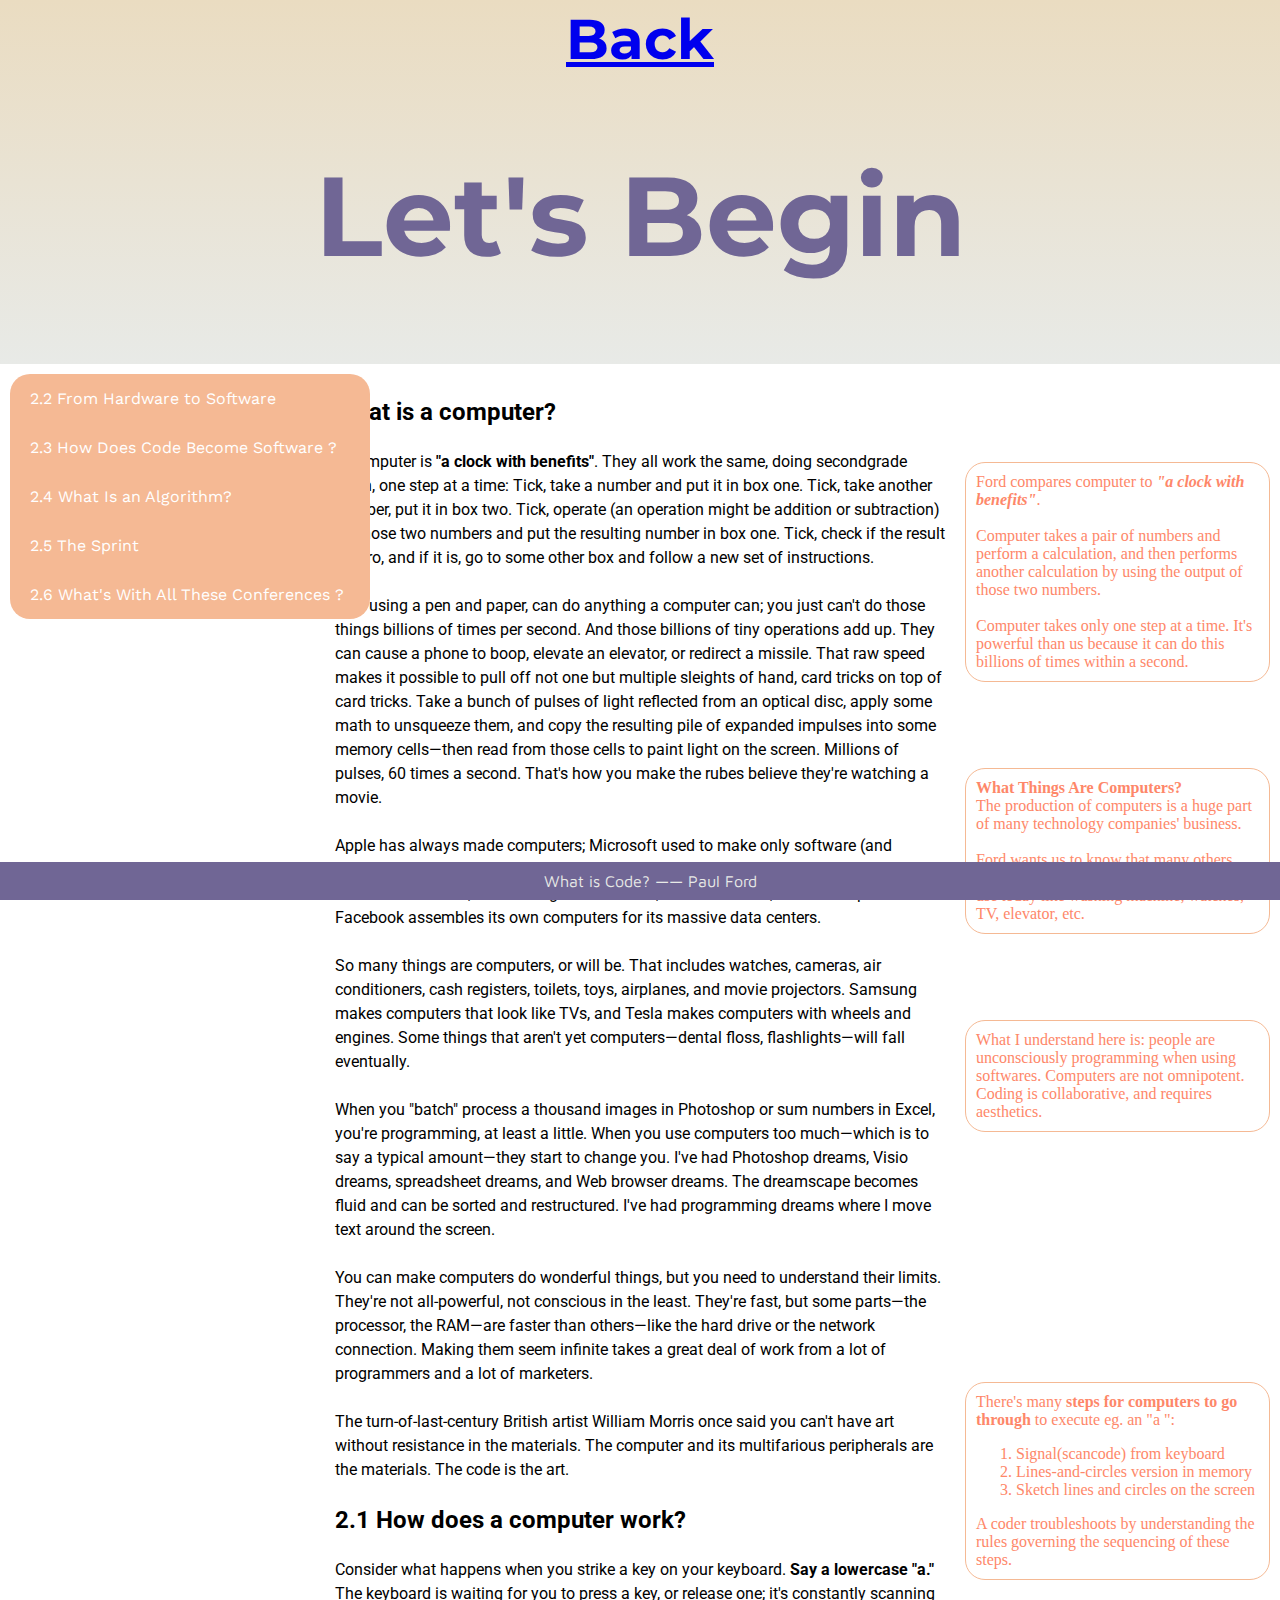
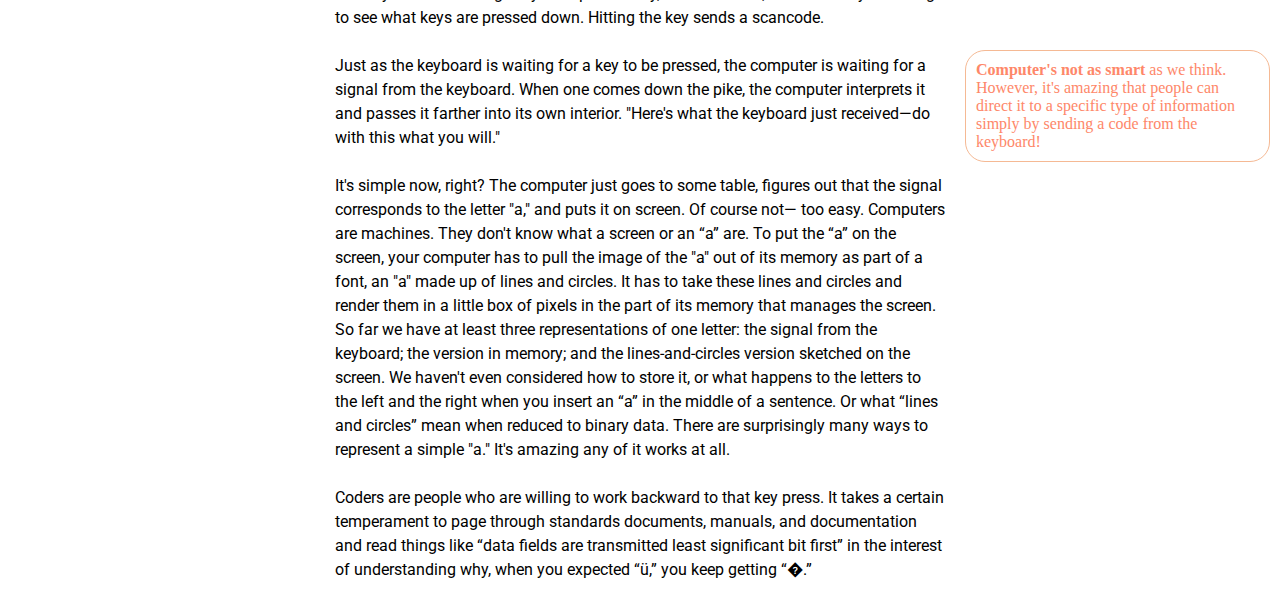
<file: index.html>
<!DOCTYPE html>
<html lang="en">
<head>
    <meta charset="UTF-8">
    <meta name="viewport" content="width=device-width, initial-scale=1.0">
    <meta http-equiv="X-UA-Compatible" content="ie=edge">
    <title>Let's Begin</title>
    <link href="chapter2.css" rel="stylesheet" type="text/css">
</head>
<body>
<div class="header">
 <header>
     <a id="home" href="https://mjtomato-xy.github.io/project4/">Back</a>
     <h1>Let's Begin</h1>
 </header>   
</div>
<div class="row">
    <div class="column side">
        <ul>
        <li><a href="chapter22.html">2.2 From Hardware to Software</a></li>
        <li><a href="chapter23.html">2.3 How Does Code Become Software ?</a></li>
        <li><a href="chapter24.html">2.4 What Is an Algorithm?</a></li>
        <li><a href="chapter25.html">2.5 The Sprint</a></li>
        <li><a href="chapter26.html">2.6 What's With All These Conferences ?</a></li>
    </ul></div>

    <div class="column middle" style>
    <p1> <h2>What is a computer?</h2>A computer is <strong>"a clock with benefits"</strong>. 
    They all work the same, doing secondgrade math, one step at a time: Tick, take a number 
    and put it in box one.
    Tick, take another number, put it in box two. Tick, operate (an operation
    might be addition or subtraction) on those two numbers and put the
    resulting number in box one. Tick, check if the result is zero, and if it is, go to
    some other box and follow a new set of instructions.<br></br>
    You, using a pen and paper, can do anything a computer can; you just can't
    do those things billions of times per second. And those billions of tiny
    operations add up. They can cause a phone to boop, elevate an elevator, or
    redirect a missile. That raw speed makes it possible to pull off not one but
    multiple sleights of hand, card tricks on top of card tricks. Take a bunch of
    pulses of light reflected from an optical disc, apply some math to unsqueeze
    them, and copy the resulting pile of expanded impulses into some memory
    cells—then read from those cells to paint light on the screen. Millions of
    pulses, 60 times a second. That's how you make the rubes believe they're
    watching a movie.</p1><br></br>
    <p2>Apple has always made computers; Microsoft used to make only software
    (and occasional accessory hardware, such as mice and keyboards), but now
    it's in the hardware business, with Xbox game consoles, Surface tablets, and
    Lumia phones. Facebook assembles its own computers for its massive data
    centers.<br></br>
    So many things are computers, or will be. That includes watches, cameras,
    air conditioners, cash registers, toilets, toys, airplanes, and movie projectors.
    Samsung makes computers that look like TVs, and Tesla makes computers
    with wheels and engines. Some things that aren't yet computers—dental
    floss, flashlights—will fall eventually.</p2><br></br>
    <p3>When you "batch" process a thousand images in Photoshop or sum numbers
    in Excel, you're programming, at least a little. When you use computers too
    much—which is to say a typical amount—they start to change you. I've had
    Photoshop dreams, Visio dreams, spreadsheet dreams, and Web browser
    dreams. The dreamscape becomes fluid and can be sorted and restructured.
    I've had programming dreams where I move text around the screen.<br></br>
    You can make computers do wonderful things, but you need to understand
    their limits. They're not all-powerful, not conscious in the least. They're fast,
    but some parts—the processor, the RAM—are faster than others—like the
    hard drive or the network connection. Making them seem infinite takes a
    great deal of work from a lot of programmers and a lot of marketers.<br></br>
    The turn-of-last-century British artist William Morris once said you can't
    have art without resistance in the materials. The computer and its
    multifarious peripherals are the materials. The code is the art.</p3>
    <p4><h2>2.1 How does a computer work?</h2>
        Consider what happens when you strike a key on your keyboard. <strong>Say a
        lowercase "a."</strong> The keyboard is waiting for you to press a key, or release one;
        it's constantly scanning to see what keys are pressed down. Hitting the key
        sends a scancode.<br></br>
        Just as the keyboard is waiting for a key to be pressed, the computer is
        waiting for a signal from the keyboard. When one comes down the pike, the
        computer interprets it and passes it farther into its own interior. "Here's what
        the keyboard just received—do with this what you will."<br></br>
        It's simple now, right? The computer just goes to some table, figures out that
        the signal corresponds to the letter "a," and puts it on screen. Of course not—
        too easy. Computers are machines. They don't know what a screen or an “a”
        are. To put the “a” on the screen, your computer has to pull the image of the
        "a" out of its memory as part of a font, an "a" made up of lines and circles. It
        has to take these lines and circles and render them in a little box of pixels in
        the part of its memory that manages the screen. So far we have at least three 
        representations of one letter: the signal from the keyboard; the version in
        memory; and the lines-and-circles version sketched on the screen. We
        haven't even considered how to store it, or what happens to the letters to the
        left and the right when you insert an “a” in the middle of a sentence. Or what
        “lines and circles” mean when reduced to binary data. There are surprisingly
        many ways to represent a simple "a." It's amazing any of it works at all.<br></br>
        Coders are people who are willing to work backward to that key press. It
        takes a certain temperament to page through standards documents,
        manuals, and documentation and read things like “data fields are
        transmitted least significant bit first” in the interest of understanding why,
        when you expected “ü,” you keep getting “�.”
    </p4>
    </div>
    <div class="column side" style>
        <br><br><br></br>
        <p id="p5">
            Ford compares computer to <strong><em>"a clock with benefits"</em></strong>.<br></br>
            Computer takes a pair of numbers and perform a calculation, 
            and then performs another calculation by using the output of 
            those two numbers. <br></br>
            Computer takes only one step at a time. It's powerful than us
            because it can do this billions of 
            times within a second. </p><br></br><br>
        <p id="p6"><strong>What Things Are Computers?</strong><br>
            The production of computers is a huge part of many technology companies' business.<br></br>
            Ford wants us to know that many others things are also computers: many things we use today like washing machine, watches, TV, elevator, etc.</p><br><br><br>
        <p id="p7">
            What I understand here is: people are unconsciously programming when using softwares. 
            Computers are not omnipotent. Coding is collaborative, and requires aesthetics.</p><br></br><br></br><br><br>
        <br></br><br></br><br><br><br><div id="p8">
            There's many <b>steps for computers to go through</b> to execute eg. an "a ":
          <ol>
            <li>Signal(scancode) from keyboard</li>
            <li>Lines-and-circles version in memory</li>
            <li>Sketch lines and circles on the screen</li>
          </ol>
            A coder troubleshoots by understanding the rules governing the sequencing of these steps.
        </div><br><br><br>
        <p id="p9"><b>Computer's not as smart</b> as we think. However, it's amazing that people can direct it to a specific type of information simply by sending a code from the keyboard!</p>
    </div>
</div>
<div class="footer">
    <p1>What is Code? —— Paul Ford</p1>
</div>
</div>
</body>
</html>
</file>
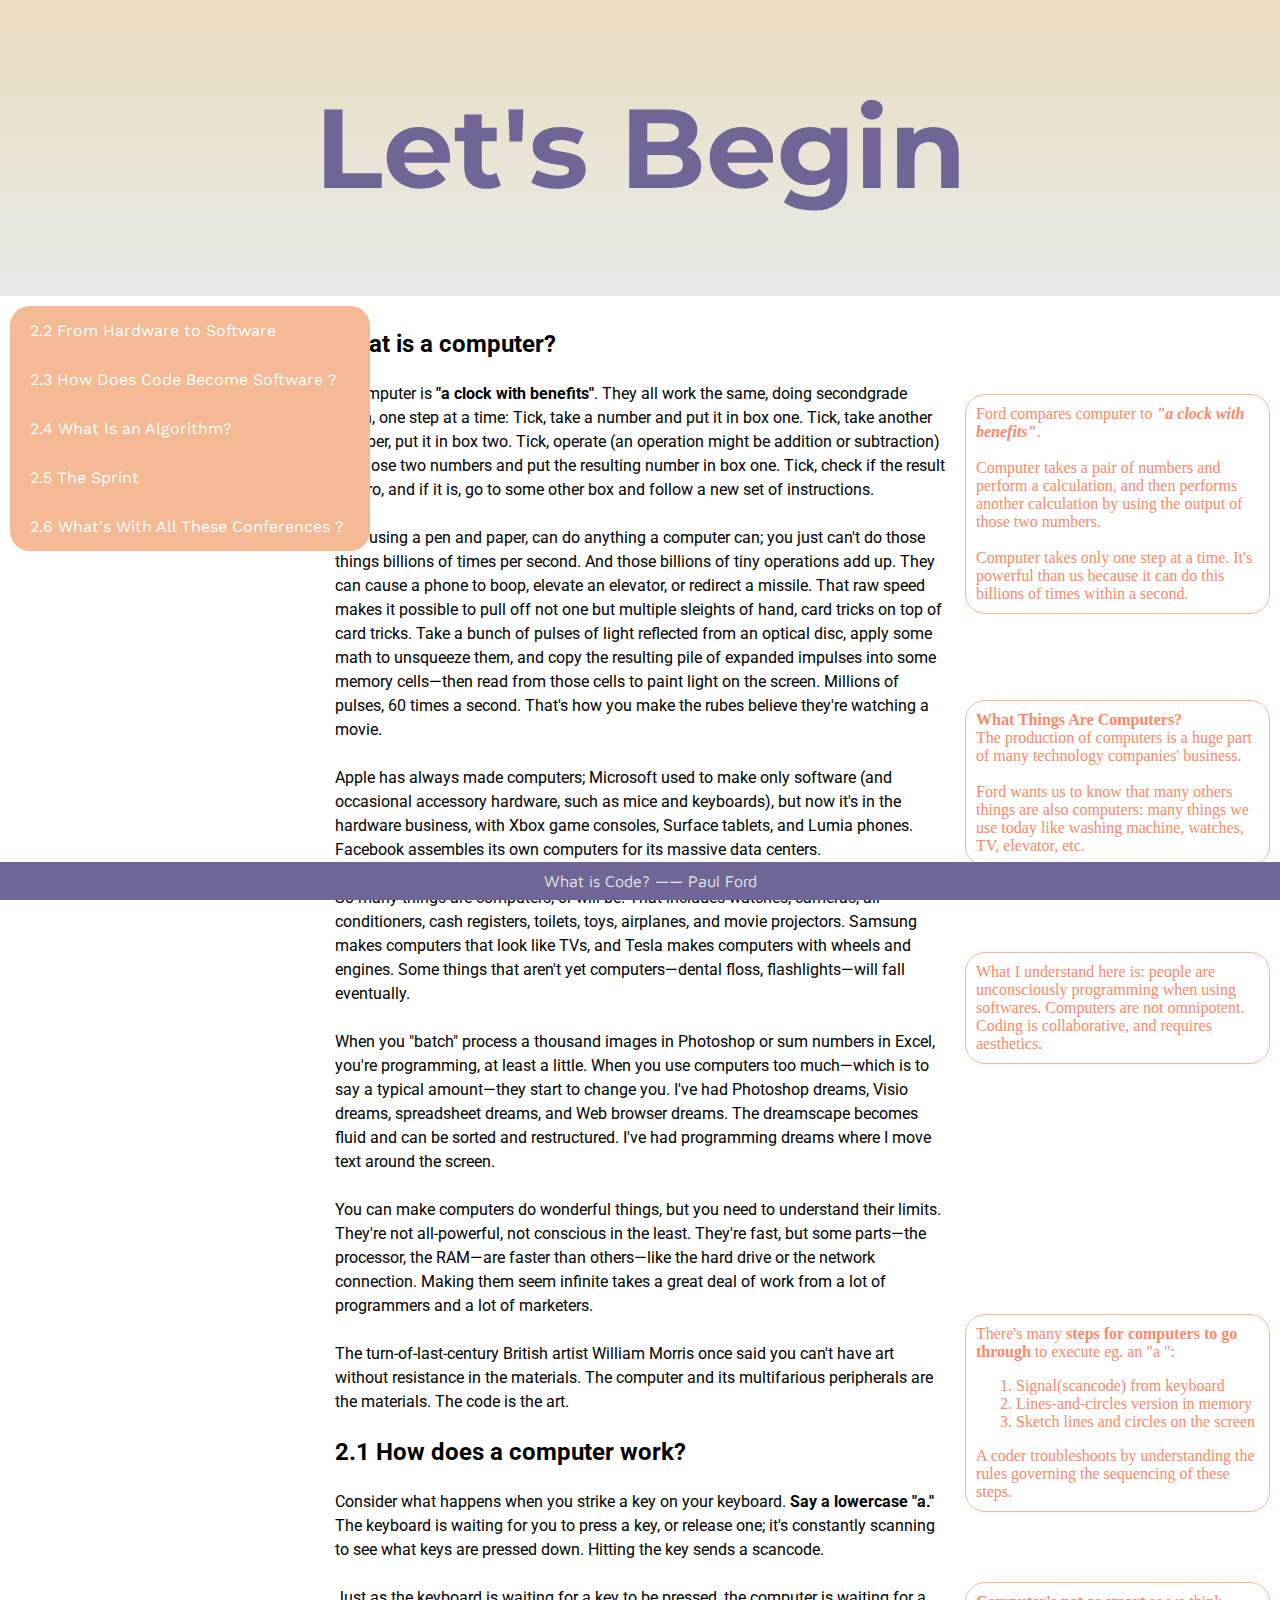
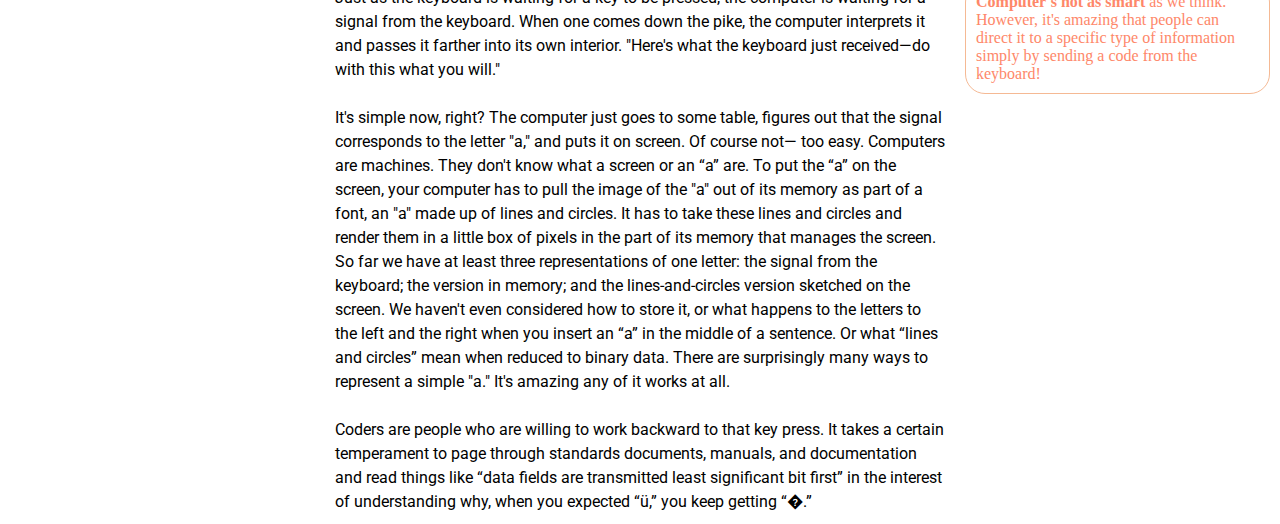
<file: chapter2.html>
<!DOCTYPE html>
<html lang="en">
<head>
    <meta charset="UTF-8">
    <meta name="viewport" content="width=device-width, initial-scale=1.0">
    <meta http-equiv="X-UA-Compatible" content="ie=edge">
    <title>Let's Begin</title>
    <link href="chapter2.css" rel="stylesheet" type="text/css">
</head>
<body>
<div class="header">
 <header>
     <h1>Let's Begin</h1>
 </header>   
</div>
<div class="row">
    <div class="column side">
        <ul>
        <li><a href="chapter22.html">2.2 From Hardware to Software</a></li>
        <li><a href="chapter23.html">2.3 How Does Code Become Software ?</a></li>
        <li><a href="chapter24.html">2.4 What Is an Algorithm?</a></li>
        <li><a href="chapter25.html">2.5 The Sprint</a></li>
        <li><a href="chapter26.html">2.6 What's With All These Conferences ?</a></li>
    </ul></div>

    <div class="column middle" style>
    <p1> <h2>What is a computer?</h2>A computer is <strong>"a clock with benefits"</strong>. 
    They all work the same, doing secondgrade math, one step at a time: Tick, take a number 
    and put it in box one.
    Tick, take another number, put it in box two. Tick, operate (an operation
    might be addition or subtraction) on those two numbers and put the
    resulting number in box one. Tick, check if the result is zero, and if it is, go to
    some other box and follow a new set of instructions.<br></br>
    You, using a pen and paper, can do anything a computer can; you just can't
    do those things billions of times per second. And those billions of tiny
    operations add up. They can cause a phone to boop, elevate an elevator, or
    redirect a missile. That raw speed makes it possible to pull off not one but
    multiple sleights of hand, card tricks on top of card tricks. Take a bunch of
    pulses of light reflected from an optical disc, apply some math to unsqueeze
    them, and copy the resulting pile of expanded impulses into some memory
    cells—then read from those cells to paint light on the screen. Millions of
    pulses, 60 times a second. That's how you make the rubes believe they're
    watching a movie.</p1><br></br>
    <p2>Apple has always made computers; Microsoft used to make only software
    (and occasional accessory hardware, such as mice and keyboards), but now
    it's in the hardware business, with Xbox game consoles, Surface tablets, and
    Lumia phones. Facebook assembles its own computers for its massive data
    centers.<br></br>
    So many things are computers, or will be. That includes watches, cameras,
    air conditioners, cash registers, toilets, toys, airplanes, and movie projectors.
    Samsung makes computers that look like TVs, and Tesla makes computers
    with wheels and engines. Some things that aren't yet computers—dental
    floss, flashlights—will fall eventually.</p2><br></br>
    <p3>When you "batch" process a thousand images in Photoshop or sum numbers
    in Excel, you're programming, at least a little. When you use computers too
    much—which is to say a typical amount—they start to change you. I've had
    Photoshop dreams, Visio dreams, spreadsheet dreams, and Web browser
    dreams. The dreamscape becomes fluid and can be sorted and restructured.
    I've had programming dreams where I move text around the screen.<br></br>
    You can make computers do wonderful things, but you need to understand
    their limits. They're not all-powerful, not conscious in the least. They're fast,
    but some parts—the processor, the RAM—are faster than others—like the
    hard drive or the network connection. Making them seem infinite takes a
    great deal of work from a lot of programmers and a lot of marketers.<br></br>
    The turn-of-last-century British artist William Morris once said you can't
    have art without resistance in the materials. The computer and its
    multifarious peripherals are the materials. The code is the art.</p3>
    <p4><h2>2.1 How does a computer work?</h2>
        Consider what happens when you strike a key on your keyboard. <strong>Say a
        lowercase "a."</strong> The keyboard is waiting for you to press a key, or release one;
        it's constantly scanning to see what keys are pressed down. Hitting the key
        sends a scancode.<br></br>
        Just as the keyboard is waiting for a key to be pressed, the computer is
        waiting for a signal from the keyboard. When one comes down the pike, the
        computer interprets it and passes it farther into its own interior. "Here's what
        the keyboard just received—do with this what you will."<br></br>
        It's simple now, right? The computer just goes to some table, figures out that
        the signal corresponds to the letter "a," and puts it on screen. Of course not—
        too easy. Computers are machines. They don't know what a screen or an “a”
        are. To put the “a” on the screen, your computer has to pull the image of the
        "a" out of its memory as part of a font, an "a" made up of lines and circles. It
        has to take these lines and circles and render them in a little box of pixels in
        the part of its memory that manages the screen. So far we have at least three 
        representations of one letter: the signal from the keyboard; the version in
        memory; and the lines-and-circles version sketched on the screen. We
        haven't even considered how to store it, or what happens to the letters to the
        left and the right when you insert an “a” in the middle of a sentence. Or what
        “lines and circles” mean when reduced to binary data. There are surprisingly
        many ways to represent a simple "a." It's amazing any of it works at all.<br></br>
        Coders are people who are willing to work backward to that key press. It
        takes a certain temperament to page through standards documents,
        manuals, and documentation and read things like “data fields are
        transmitted least significant bit first” in the interest of understanding why,
        when you expected “ü,” you keep getting “�.”
    </p4>
    </div>
    <div class="column side" style>
        <br><br><br></br>
        <p id="p5">
            Ford compares computer to <strong><em>"a clock with benefits"</em></strong>.<br></br>
            Computer takes a pair of numbers and perform a calculation, 
            and then performs another calculation by using the output of 
            those two numbers. <br></br>
            Computer takes only one step at a time. It's powerful than us
            because it can do this billions of 
            times within a second. </p><br></br><br>
        <p id="p6"><strong>What Things Are Computers?</strong><br>
            The production of computers is a huge part of many technology companies' business.<br></br>
            Ford wants us to know that many others things are also computers: many things we use today like washing machine, watches, TV, elevator, etc.</p><br><br><br>
        <p id="p7">
            What I understand here is: people are unconsciously programming when using softwares. 
            Computers are not omnipotent. Coding is collaborative, and requires aesthetics.</p><br></br><br></br><br><br>
        <br></br><br></br><br><br><br><div id="p8">
            There's many <b>steps for computers to go through</b> to execute eg. an "a ":
          <ol>
            <li>Signal(scancode) from keyboard</li>
            <li>Lines-and-circles version in memory</li>
            <li>Sketch lines and circles on the screen</li>
          </ol>
            A coder troubleshoots by understanding the rules governing the sequencing of these steps.
        </div><br><br><br>
        <p id="p9"><b>Computer's not as smart</b> as we think. However, it's amazing that people can direct it to a specific type of information simply by sending a code from the keyboard!</p>
    </div>
</div>
<div class="footer">
    <p1>What is Code? —— Paul Ford</p1>
</div>
</div>
</body>
</html>
</file>
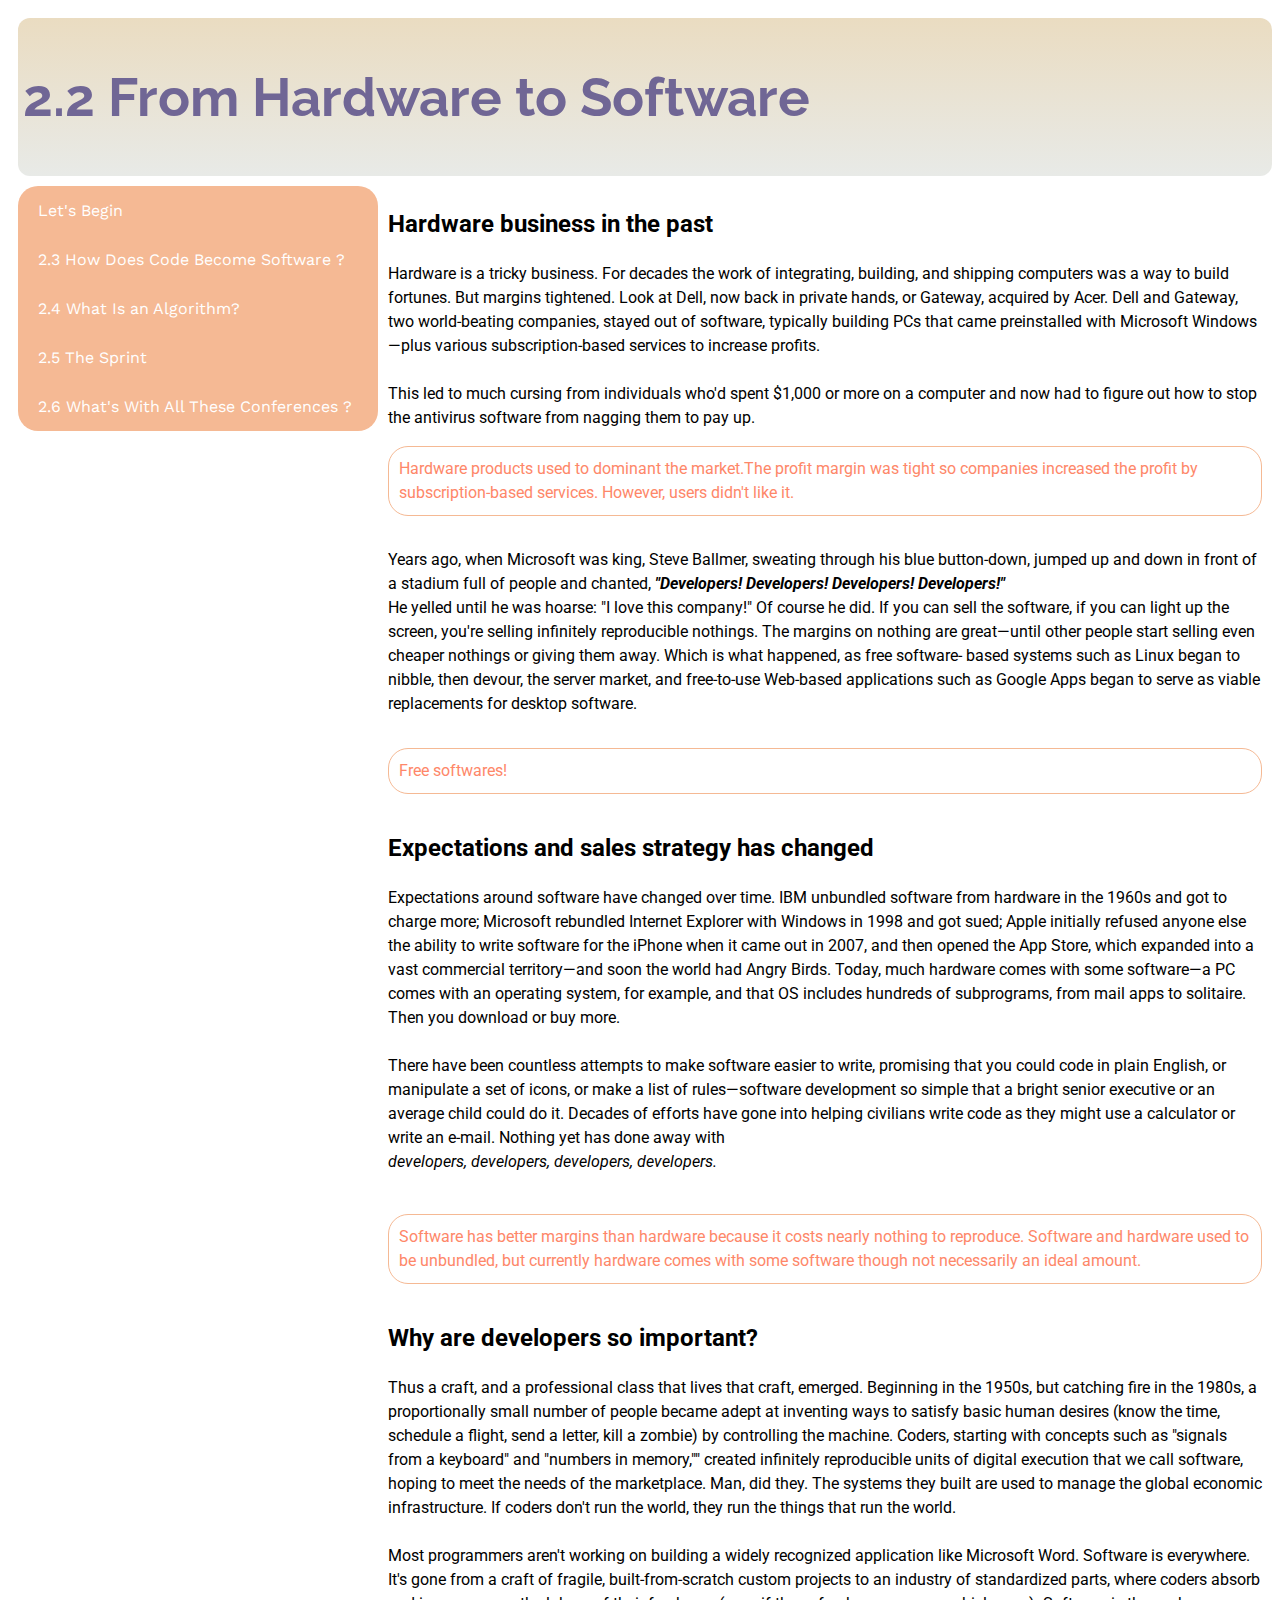
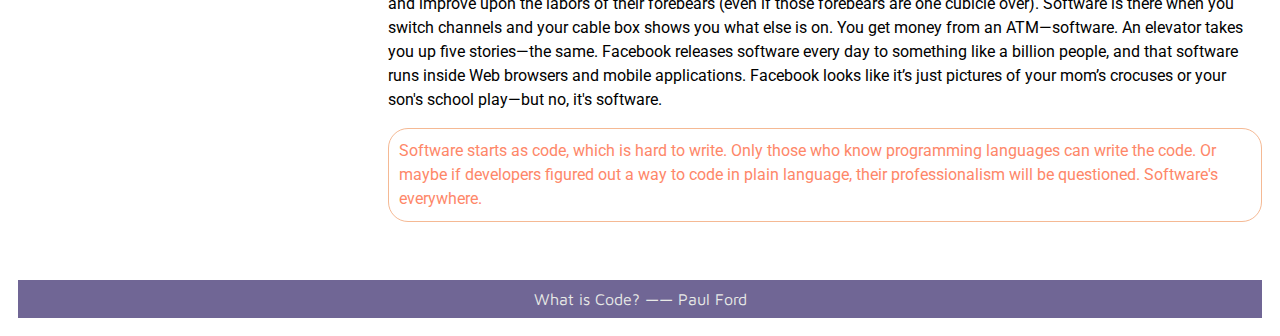
<file: chapter22.html>
<!DOCTYPE html>
<html lang="en">
<head>
    <meta charset="UTF-8">
    <meta name="viewport" content="width=device-width, initial-scale=1.0">
    <meta http-equiv="X-UA-Compatible" content="ie=edge">
    <title>2.2 From Hardware to Software</title>
    <link href="chapter22.css" rel="stylesheet" type="text/css">
</head>
<body>
    <div class="gridcontainer">
    <div class="header">
        <h2>2.2 From Hardware to Software</h2>
    </div>
    <div class="item1">
        <ul>
            <li><a href="index.html">Let's Begin</a></li>
            <li><a href="chapter23.html">2.3 How Does Code Become Software ?</a></li>
            <li><a href="chapter24.html">2.4 What Is an Algorithm?</a></li>
            <li><a href="chapter25.html">2.5 The Sprint</a></li>
            <li><a href="chapter26.html">2.6 What's With All These Conferences ?</a></li>
        </ul>
    </div>
    <div class="item2">
       <h2>Hardware business in the past</h2>
            Hardware is a tricky business. For decades the work of integrating, building,
            and shipping computers was a way to build fortunes. But margins tightened.
            Look at Dell, now back in private hands, or Gateway, acquired by Acer. Dell
            and Gateway, two world-beating companies, stayed out of software, typically
            building PCs that came preinstalled with Microsoft Windows—plus various
            subscription-based services to increase profits.<br></br>
            This led to much cursing from individuals who'd spent $1,000 or more on a
            computer and now had to figure out how to stop the antivirus software from
            nagging them to pay up.
            <p class="response1">Hardware products used to dominant the market.The profit margin
                was tight so companies increased the profit by subscription-based services. However, users didn't 
                like it.</p>
            <p>Years ago, when Microsoft was king, Steve Ballmer, sweating
                through his blue button-down, jumped up and down in front of a
                stadium full of people and chanted, <strong><em>"Developers! Developers!
                    Developers! Developers!"</em></strong><br>He yelled until he was hoarse: "I love this company!" Of course
                he did. If you can sell the software, if you can light up the screen,
                you're selling infinitely reproducible nothings. The margins on
                nothing are great—until other people start selling even cheaper
                nothings or giving them away. Which is what happened, as free software-
                based systems such as Linux began to nibble, then devour, the server market,
                and free-to-use Web-based applications such as Google Apps began to serve
                as viable replacements for desktop software.</p>
            <p class="response1">Free softwares!</p>
            <h2>Expectations and sales strategy has changed</h2>
                Expectations around software have changed over time. IBM unbundled
                software from hardware in the 1960s and got to charge more; Microsoft
                rebundled Internet Explorer with Windows in 1998 and got sued; Apple
                initially refused anyone else the ability to write software for the iPhone when
                it came out in 2007, and then opened the App Store, which expanded into a
                vast commercial territory—and soon the world had Angry Birds. Today,
                much hardware comes with some software—a PC comes with an operating
                system, for example, and that OS includes hundreds of subprograms, from
                mail apps to solitaire. Then you download or buy more.<br></br>
                There have been countless attempts to make software easier to write,
                promising that you could code in plain English, or manipulate a set of icons,
                or make a list of rules—software development so simple that a bright senior
                executive or an average child could do it. Decades of efforts have gone into
                helping civilians write code as they might use a calculator or write an e-mail.
                Nothing yet has done away with <em>developers, developers, developers,
                developers.</em><br>
            <p class="response1">Software has better margins than hardware because it costs nearly nothing to reproduce. 
                Software and hardware used to be unbundled, but currently hardware comes with some software though not necessarily an ideal amount. </p>
                <h2>Why are developers so important?</h2>
                Thus a craft, and a professional class that lives that craft, emerged.
                Beginning in the 1950s, but catching fire in the 1980s, a proportionally small
                number of people became adept at inventing ways to satisfy basic human
                desires (know the time, schedule a flight, send a letter, kill a zombie) by
                controlling the machine. Coders, starting with concepts such as "signals
                from a keyboard" and "numbers in memory,"" created infinitely reproducible
                units of digital execution that we call software, hoping to meet the needs of
                the marketplace. Man, did they. The systems they built are used to manage
                the global economic infrastructure. If coders don't run the world, they
                run the things that run the world.<br></br>
                Most programmers aren't working on building a widely recognized
                application like Microsoft Word. Software is everywhere. It's gone from a
                craft of fragile, built-from-scratch custom projects to an industry of
                standardized parts, where coders absorb and improve upon the labors of
                their forebears (even if those forebears are one cubicle over). Software is
                there when you switch channels and your cable box shows you what else is
                on. You get money from an ATM—software. An elevator takes you up five
                stories—the same. Facebook releases software every day to something like a
                billion people, and that software runs inside Web browsers and mobile
                applications. Facebook looks like it’s just pictures of your mom’s crocuses or
                your son's school play—but no, it's software.
                <p class="response1">Software starts as code, which is hard to write. Only those who know programming languages can write the code. Or maybe if developers figured out a way to code in plain language, their professionalism will be questioned. 
                    Software's everywhere.</p>
            </p>
    </div>
    <div class="footer">
        <p1>What is Code? —— Paul Ford</p1>
    </div>
</div>
</body>
</html>
</file>
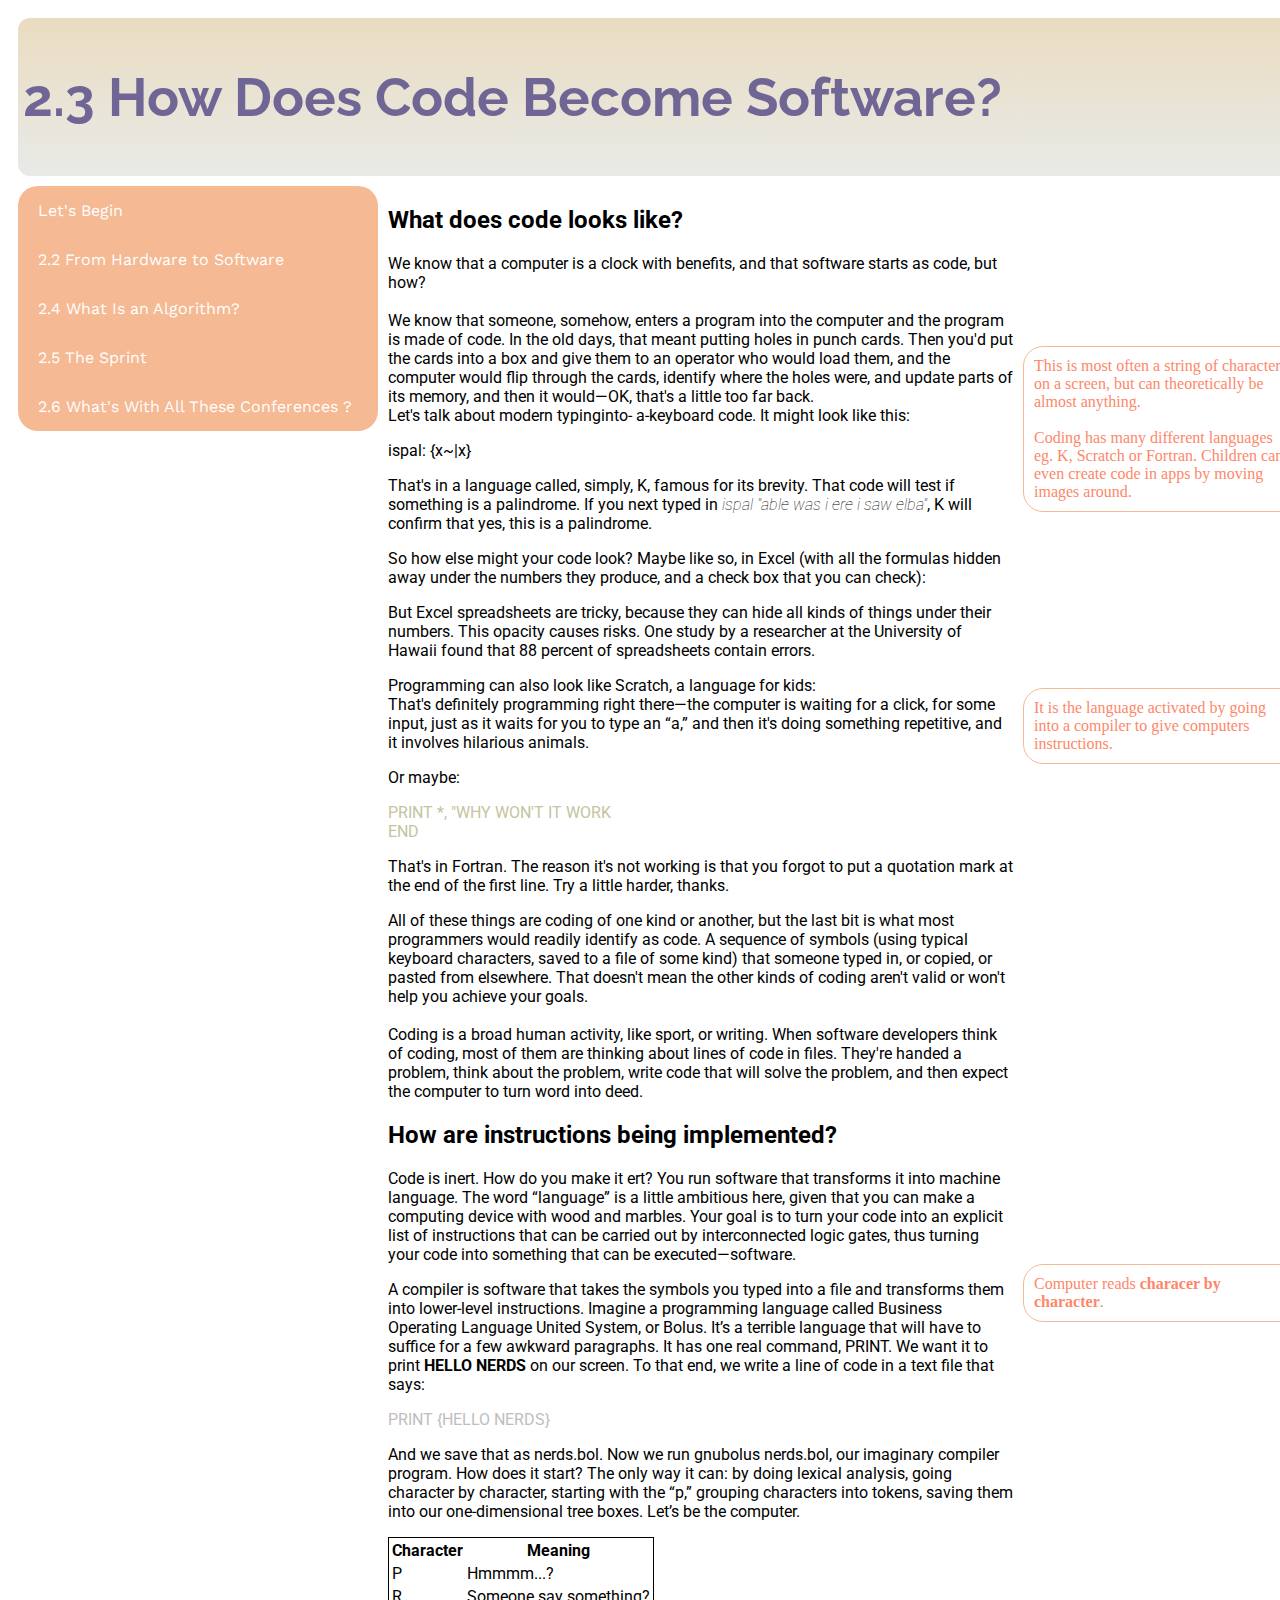
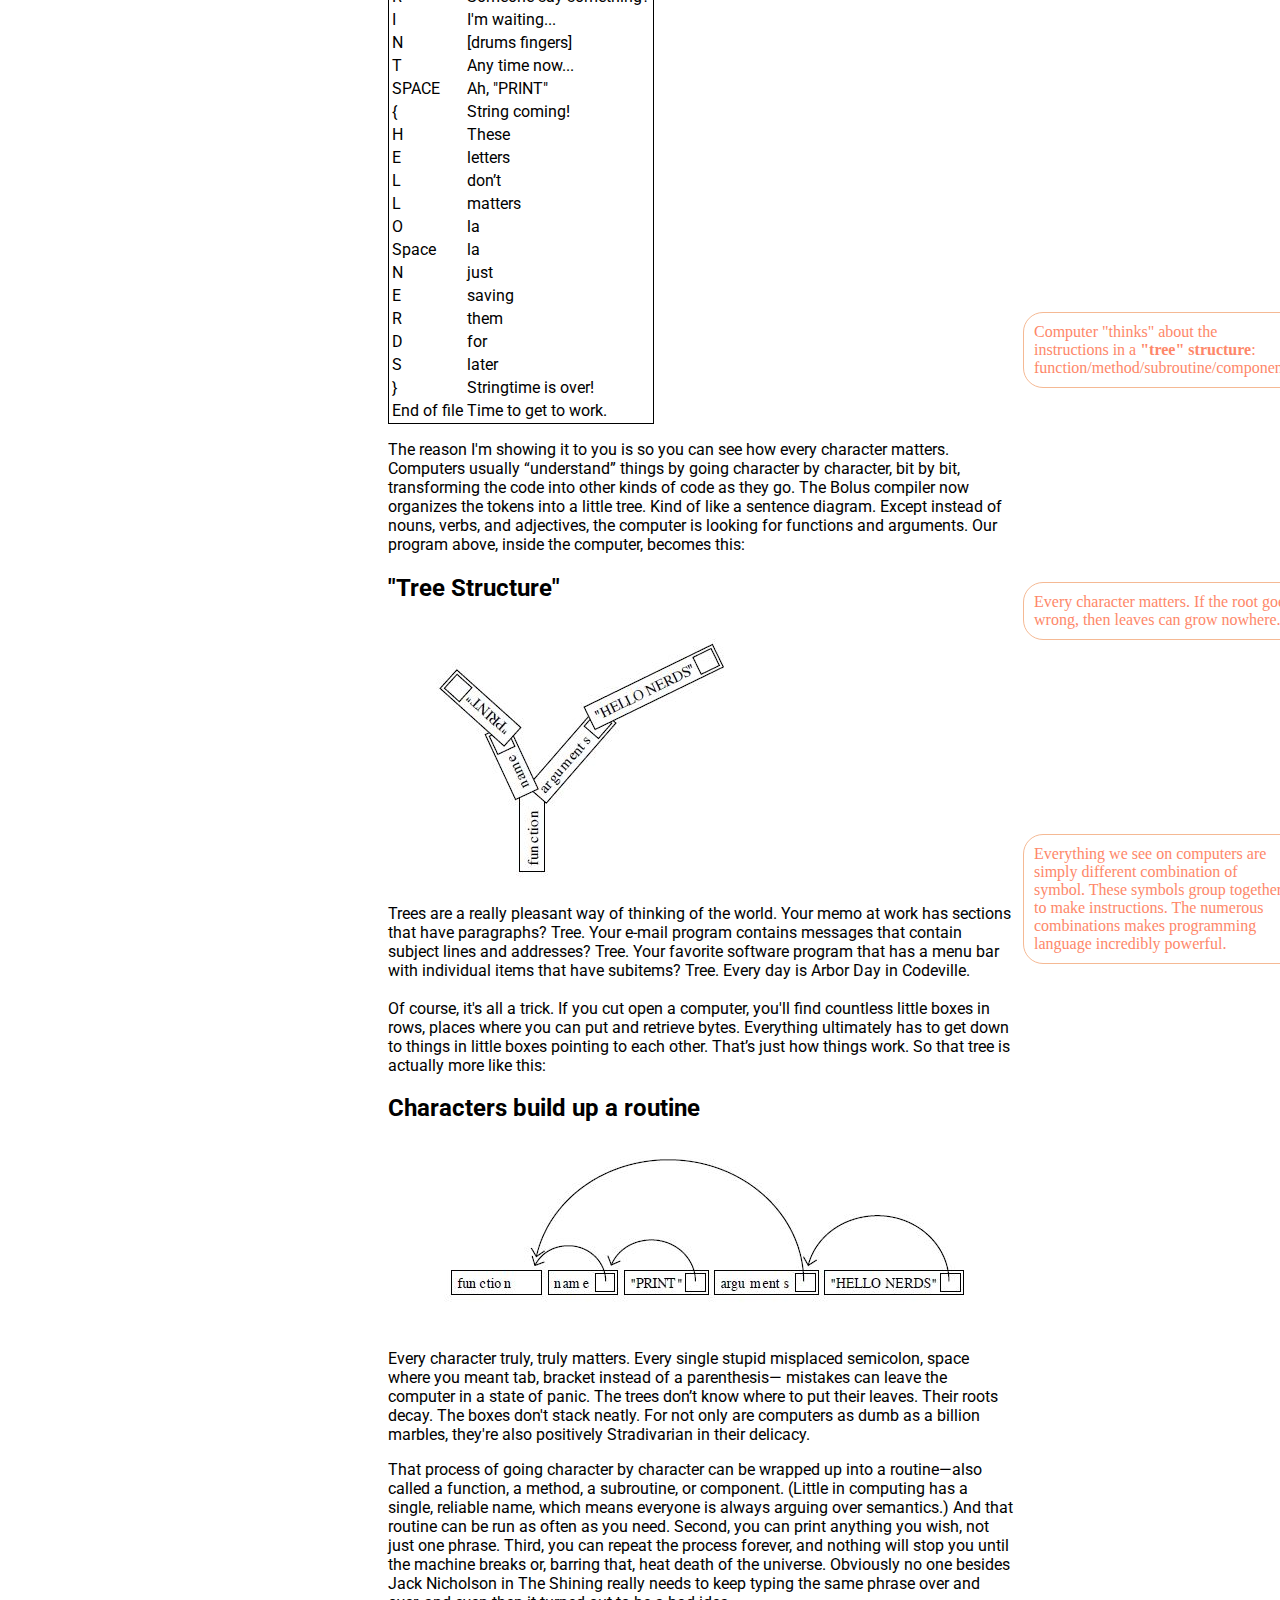
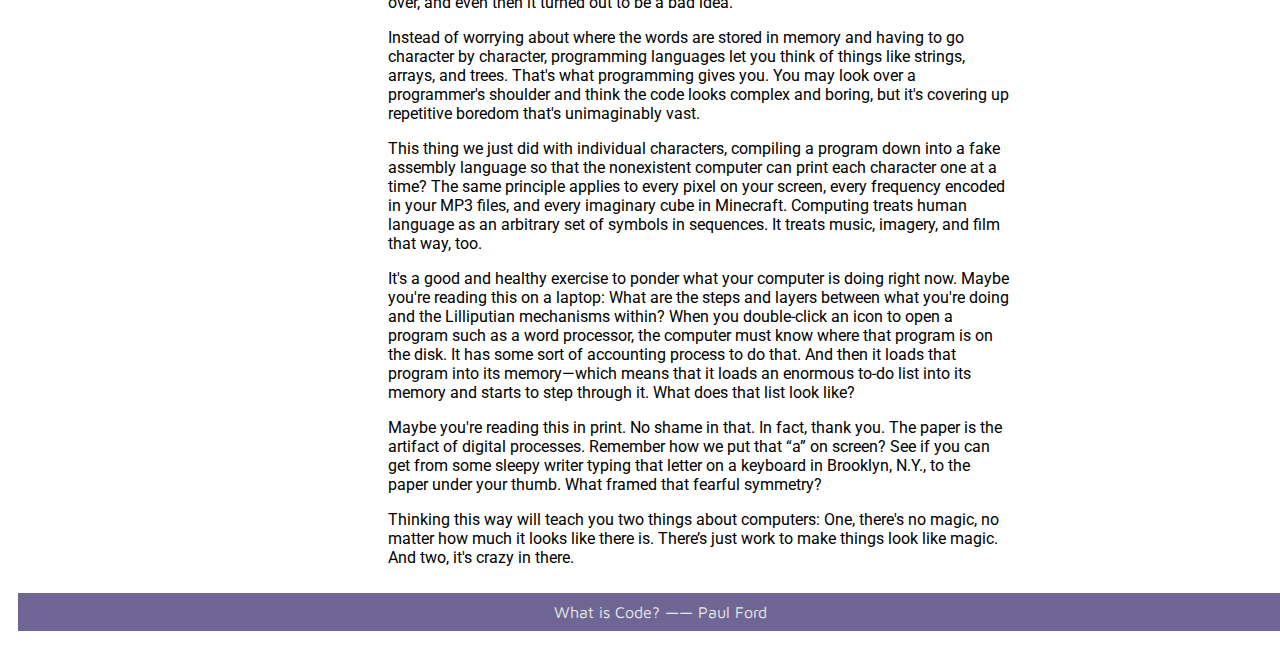
<file: chapter23.html>
<!DOCTYPE html>
<html lang="en">
<head>
    <meta charset="UTF-8">
    <meta name="viewport" content="width=device-width, initial-scale=1.0">
    <meta http-equiv="X-UA-Compatible" content="ie=edge">
    <title>2.3 How does code become software</title>
    <link href="chapter23.css" rel="stylesheet" type="text/css">
</head>
<body>
<div class="grid-container">
<div class="header">
    <header>
     <h2>2.3 How Does Code Become Software?</h2>
    </header>   
</div>
    <div class="item1">
    <ul>
    <li><a href="index.html">Let's Begin</a></li>
    <li><a href="chapter22.html">2.2 From Hardware to Software</a></li>
    <li><a href="chapter24.html">2.4 What Is an Algorithm?</a></li>
    <li><a href="chapter25.html">2.5 The Sprint</a></li>
    <li><a href="chapter26.html">2.6 What's With All These Conferences ?</a></li>
    </ul>
    </div>
    <div class="item2">
        <h2>What does code looks like?</h2>
        We know that a computer is a clock with benefits, and that software starts as
            code, but how?<br></br>
            We know that someone, somehow, enters a program into the computer and
            the program is made of code. In the old days, that meant putting holes in
            punch cards. Then you'd put the cards into a box and give them to an
            operator who would load them, and the computer would flip through the
            cards, identify where the holes were, and update parts of its memory, and
            then it would—OK, that's a little too far back. <br>Let's talk about modern typinginto-
            a-keyboard code. It might look like this:
            <p>ispal: {x~|x}</p>
            <p>That's in a language called, simply, K, famous for its brevity. That code
                will test if something is a palindrome. If you next typed in <i>ispal "able
                was i ere i saw elba"</i>, K will confirm that yes, this is a palindrome.</p>
            <p>So how else might your code look? Maybe like so, in Excel (with all the formulas hidden away under the numbers they produce, and a check box
                that you can check):</p>
            <p>But Excel spreadsheets are tricky, because they can hide all kinds of things
                under their numbers. This opacity causes risks. One study by a researcher at
                the University of Hawaii found that 88 percent of spreadsheets contain
                errors.</p>  
            <p>Programming can also look like Scratch, a language for kids:<br>That's definitely programming right there—the computer is waiting for a
                click, for some input, just as it waits for you to type an “a,” and then it's doing
                something repetitive, and it involves hilarious animals.</p>
            <p>Or maybe:</p>
            <p id="print">PRINT *, "WHY WON'T IT WORK<br>
               END</p>
            <p>That's in Fortran. The reason it's not working is that you forgot to put a
                quotation mark at the end of the first line. Try a little harder, thanks.</p>
             <p>All of these things are coding of one kind or another, but the last bit is what
                most programmers would readily identify as code. A sequence of symbols
                (using typical keyboard characters, saved to a file of some kind) that
                someone typed in, or copied, or pasted from elsewhere. That doesn't mean
                the other kinds of coding aren't valid or won't help you achieve your goals.<br></br>
                Coding is a broad human activity, like sport, or writing. When software
                developers think of coding, most of them are thinking about lines of code in
                files. They're handed a problem, think about the problem, write code that
                will solve the problem, and then expect the computer to turn word into deed.</p>
            <h2>How are instructions being implemented?</h2>
            <p>Code is inert. How do you make it ert? You run software that transforms it
                into machine language. The word “language” is a little ambitious here, given
                that you can make a computing device with wood and marbles. Your goal is
                to turn your code into an explicit list of instructions that can be carried out
                by interconnected logic gates, thus turning your code into something that
                can be executed—software.</p>   
            <p>A compiler is software that takes the symbols you typed into a file and
                transforms them into lower-level instructions. Imagine a programming
                language called Business Operating Language United System, or Bolus. It’s a
                terrible language that will have to suffice for a few awkward paragraphs. It
                has one real command, PRINT. We want it to print <b>HELLO NERDS</b> on our
                screen. To that end, we write a line of code in a text file that says:</p>
            <p class="text2">PRINT {HELLO NERDS}</p>
            <p>And we save that as nerds.bol. Now we run gnubolus nerds.bol, our
                imaginary compiler program. How does it start? The only way it can: by
                doing lexical analysis, going character by character, starting with the “p,”
                grouping characters into tokens, saving them into our one-dimensional tree
                boxes. Let’s be the computer.</p>
                <table>
                    <tr>
                      <th>Character</th>
                      <th>Meaning</th>
                    </tr>
                    <tr>
                      <td>P</td>
                      <td>Hmmmm...?</td>
                    </tr>
                    <tr>
                      <td>R</td>
                      <td>Someone say something?</td>
                    </tr>
                    <tr>
                        <td>I</td>
                        <td>I'm waiting...</td>
                      </tr>
                    <tr>
                        <td>N</td>
                        <td>[drums fingers]</td>
                    </tr>
                    <tr>
                        <td>T</td>
                        <td>Any time now...</td>
                      </tr>
                      <tr>
                        <td>SPACE</td>
                        <td>Ah, "PRINT"</td>
                      </tr>
                    <tr>
                        <td>{</td>
                        <td>String coming!</td>
                      </tr>
                      <tr>
                        <td>H</td>
                        <td>These</td>
                      </tr>
                      <tr>
                        <td>E</td>
                        <td>letters</td>
                      </tr>
                      <tr>
                        <td>L</td>
                        <td>don’t</td>
                      </tr>
                      <tr>
                        <td>L</td>
                        <td>matters</td>
                      </tr>
                      <tr>
                        <td>O</td>
                        <td>la</td>
                      </tr>
                      <tr>
                        <td>Space</td>
                        <td>la</td>
                      </tr>
                      <tr>
                        <td>N</td>
                        <td>just</td>
                      </tr>
                      <tr>
                        <td>E</td>
                        <td>saving</td>
                      </tr>
                      <tr>
                        <td>R</td>
                        <td>them</td>
                      </tr>
                      <tr>
                        <td>D</td>
                        <td>for</td>
                      </tr>
                      <tr>
                        <td>S</td>
                        <td>later</td>
                      </tr>
                      <tr>
                        <td>}</td>
                        <td>Stringtime is over!</td>
                      </tr>
                      <tr>
                        <td>End of file</td>
                        <td>Time to get to work.</td>
                      </tr>
                  </table>
        <p>The reason I'm showing it to you is so you can see how every character
            matters. Computers usually “understand” things by going character by
            character, bit by bit, transforming the code into other kinds of code as they
            go. The Bolus compiler now organizes the tokens into a little tree. Kind of
            like a sentence diagram. Except instead of nouns, verbs, and adjectives, the
            computer is looking for functions and arguments. Our program above, inside
            the computer, becomes this:</p>
            <h2>"Tree Structure"</h2>
            <img src="1.JPG" alt="tree structure" align="middle">
        <p>Trees are a really pleasant way of thinking of the world. Your memo at work
            has sections that have paragraphs? Tree. Your e-mail program contains
            messages that contain subject lines and addresses? Tree. Your favorite
            software program that has a menu bar with individual items that have
            subitems? Tree. Every day is Arbor Day in Codeville.<br></br>
            Of course, it's all a trick. If you cut open a computer, you'll find countless
            little boxes in rows, places where you can put and retrieve bytes. Everything
            ultimately has to get down to things in little boxes pointing to each other.
            That’s just how things work. So that tree is actually more like this:</p>
            <h2>Characters build up a routine</h2>
            <img src="2.JPG" alt="tree structure" align="middle">
        <p>Every character truly, truly matters. Every single stupid misplaced
            semicolon, space where you meant tab, bracket instead of a parenthesis—
            mistakes can leave the computer in a state of panic. The trees don’t know
            where to put their leaves. Their roots decay. The boxes don't stack neatly. For
            not only are computers as dumb as a billion marbles, they're also positively
            Stradivarian in their delicacy.</p>
        <p>That process of going character by character can be wrapped up into a
            routine—also called a function, a method, a subroutine, or component.
            (Little in computing has a single, reliable name, which means everyone is
            always arguing over semantics.) And that routine can be run as often as you
            need. Second, you can print anything you wish, not just one phrase. Third,
            you can repeat the process forever, and nothing will stop you until the
            machine breaks or, barring that, heat death of the universe. Obviously no
            one besides Jack Nicholson in The Shining really needs to keep typing the
            same phrase over and over, and even then it turned out to be a bad idea.</p>
        <p>Instead of worrying about where the words are stored in memory and having
            to go character by character, programming languages let you think of things
            like strings, arrays, and trees. That's what programming gives you. You may
            look over a programmer's shoulder and think the code looks complex and
            boring, but it's covering up repetitive boredom that's unimaginably vast.</p>
        <p>This thing we just did with individual characters, compiling a program down
            into a fake assembly language so that the nonexistent computer can print
            each character one at a time? The same principle applies to every pixel on
            your screen, every frequency encoded in your MP3 files, and every imaginary
            cube in Minecraft. Computing treats human language as an arbitrary set of
            symbols in sequences. It treats music, imagery, and film that way, too.</p>
        <p>It's a good and healthy exercise to ponder what your computer is doing right
            now. Maybe you're reading this on a laptop: What are the steps and layers
            between what you're doing and the Lilliputian mechanisms within? When
            you double-click an icon to open a program such as a word processor, the
            computer must know where that program is on the disk. It has some sort of
            accounting process to do that. And then it loads that program into its
            memory—which means that it loads an enormous to-do list into its memory
            and starts to step through it. What does that list look like?</p>
        <p>Maybe you're reading this in print. No shame in that. In fact, thank you. The
            paper is the artifact of digital processes. Remember how we put that “a” on
            screen? See if you can get from some sleepy writer typing that letter on a
            keyboard in Brooklyn, N.Y., to the paper under your thumb. What framed
            that fearful symmetry?
        <p>Thinking this way will teach you two things about computers: One, there's no
            magic, no matter how much it looks like there is. There’s just work to make
            things look like magic. And two, it's crazy in there.</p>
</div>
    <div class="item3"><br></br><br></br><br></br><br></br>
        <p class="response1">This is most often a string of characters on a screen, but can theoretically be almost anything. 
        <br></br>Coding has many different languages eg. K, Scratch or Fortran. Children can even create code in apps by moving images around.</p>
        </br</br><br></br><br></br><br><br></br><br>
        <p class="response1"> It is the language activated by going into a compiler to give computers instructions.</p>
    </br</br><br></br><br></br><br><br></br><br></br></br><br></br></br><br></br><br><br></br><br><br></br><br></br></br><br></br><p class="response1">Computer reads <b>characer by character</b>. </p><br><br></br><br><br></br><br></br></br><br></br><br><br></br><br><br></br><br></br></br><br></br><br><br></br><br><br></br><br></br></br>
       <p class="response1">Computer "thinks" about the instructions in a <b>"tree" structure</b>: 
        function/method/subroutine/component.</p>    
    </br</br><br></br><br></br><br><br></br><br></br>  
    <p class="response1">Every character matters. If the root goes wrong, then leaves can grow nowhere.</p>
</br</br><br></br><br></br><br><br></br><br></br>  
<p class="response1">Everything we see on computers are simply different combination of symbol. These symbols group together to make instructions. The numerous combinations makes programming language incredibly powerful.</p>
    </div>
<div class="footer">
  <p1>What is Code? —— Paul Ford</p1>
</div>
</div>
</body>
</html>
</file>
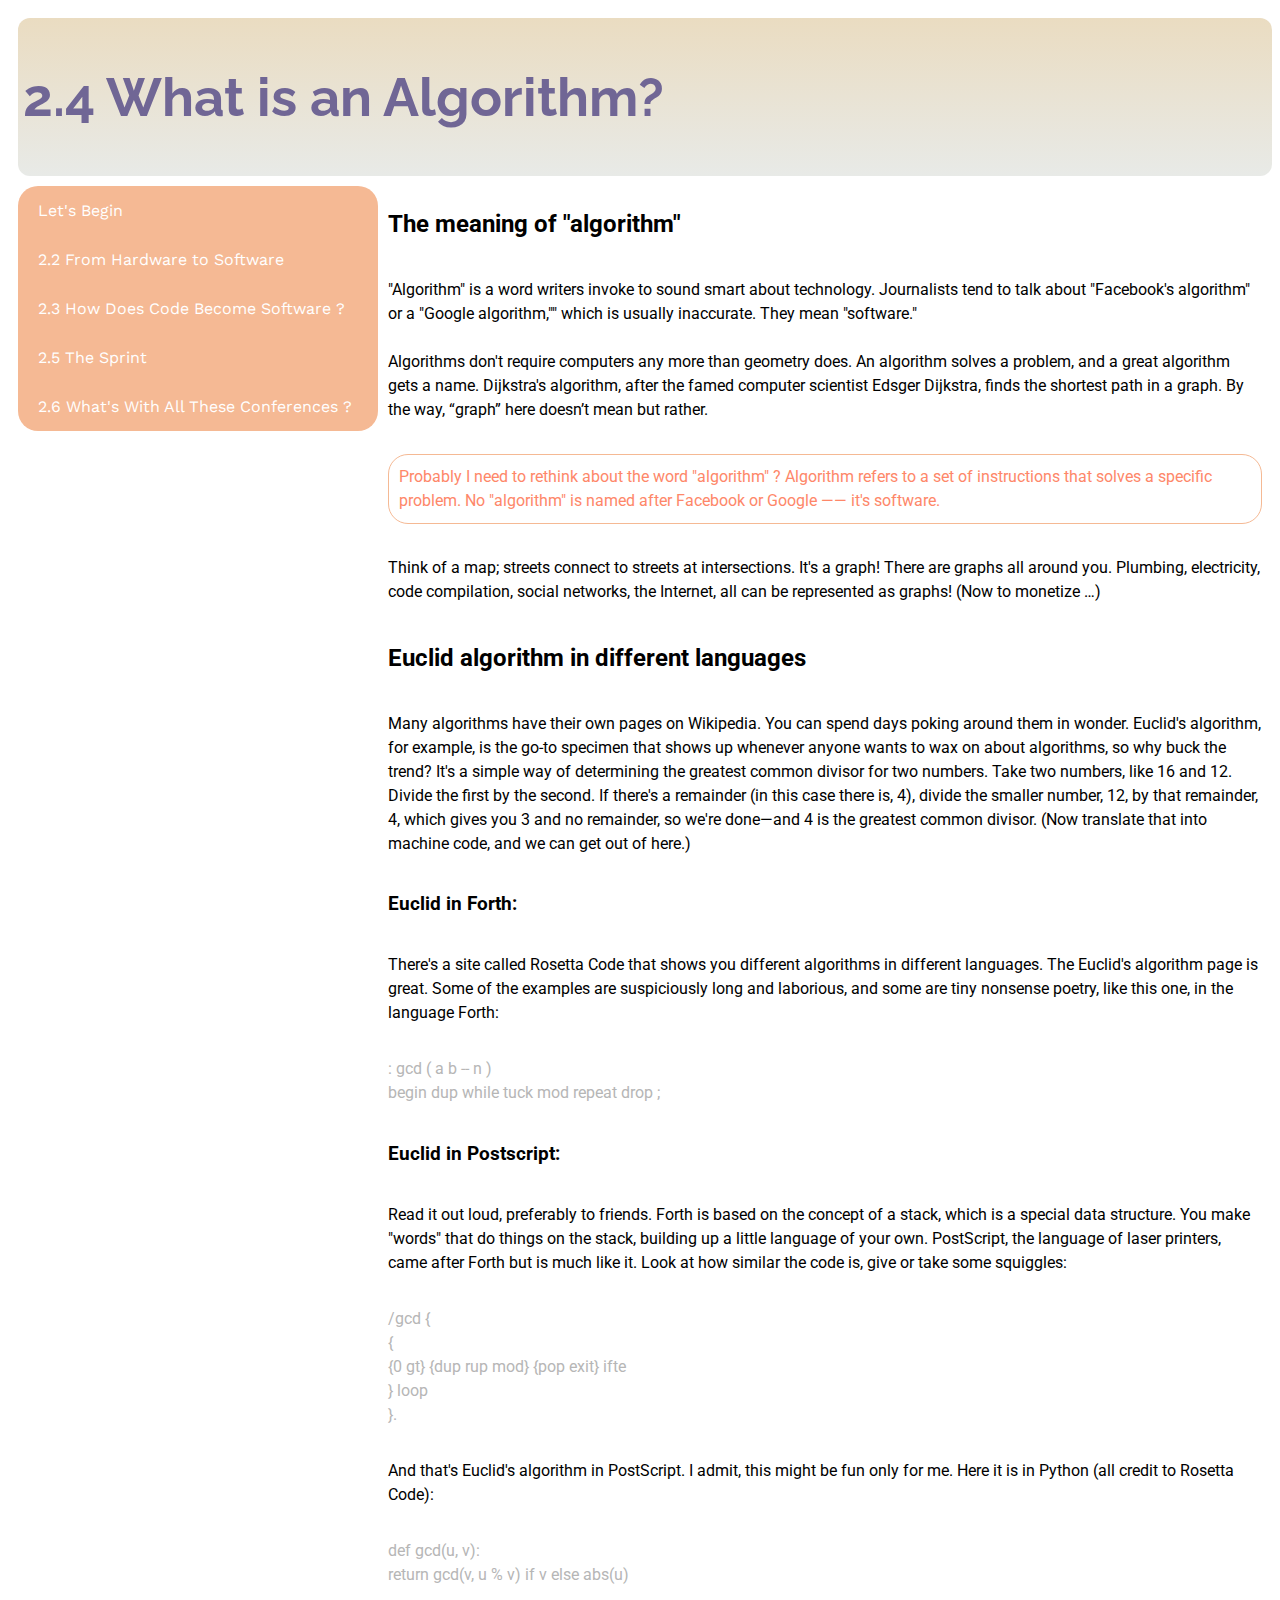
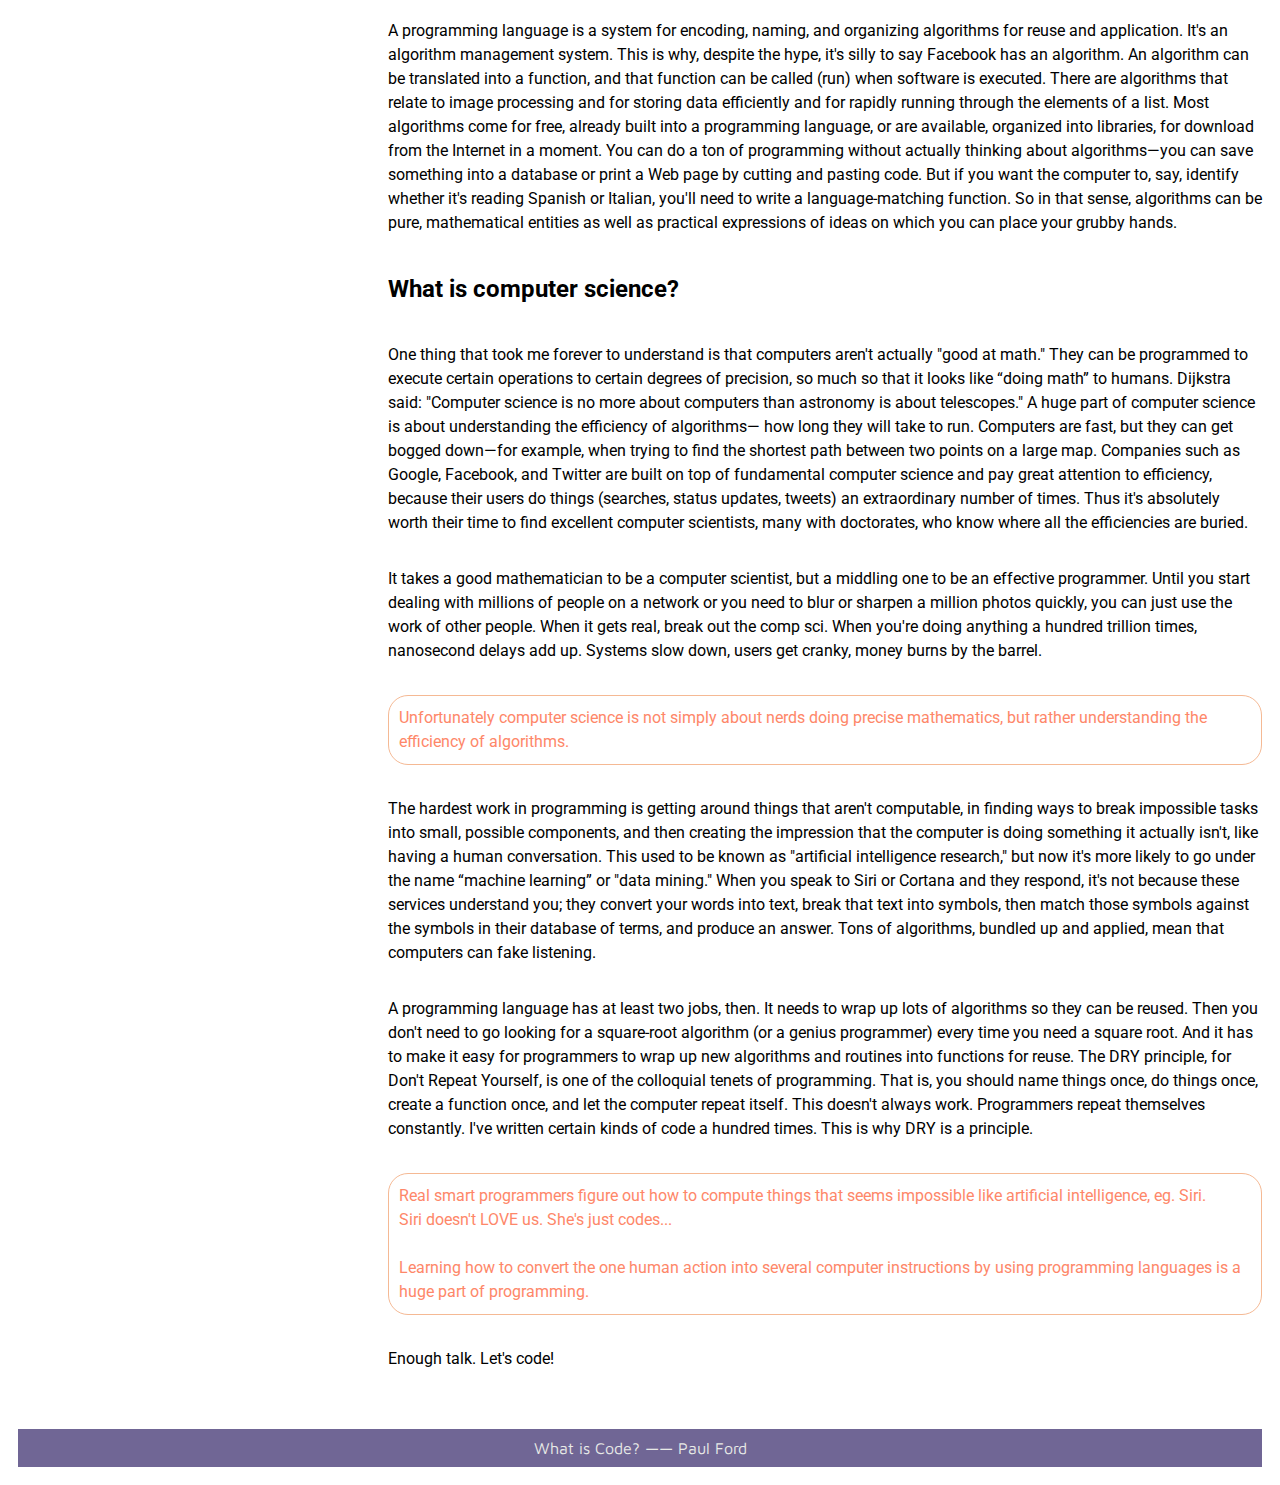
<file: chapter24.html>
<!DOCTYPE html>
<html lang="en">
<head>
    <meta charset="UTF-8">
    <meta name="viewport" content="width=device-width, initial-scale=1.0">
    <meta http-equiv="X-UA-Compatible" content="ie=edge">
    <title>2.4 What is an Algorithm?</title>
    <link href="chapter24.css" rel="stylesheet" type="text/css">
</head>
<body>
    <div class="gridcontainer">
    <div class="header">
        <h2>2.4 What is an Algorithm?</h2>
    </div>
    <div class="item1">
            <ul>
                <li><a href="index.html">Let's Begin</a></li>
                <li><a href="chapter22.html">2.2 From Hardware to Software</a></li>
                <li><a href="chapter23.html">2.3 How Does Code Become Software ?</a></li>
                <li><a href="chapter25.html">2.5 The Sprint</a></li>
                <li><a href="chapter26.html">2.6 What's With All These Conferences ?</a></li>
            </ul>
    </div>
    <div class="item2">
       <h2>The meaning of "algorithm"</h2>
       <p> "Algorithm" is a word writers invoke to sound smart about technology.
        Journalists tend to talk about "Facebook's algorithm" or a "Google
        algorithm,"" which is usually inaccurate. They mean "software."
        <br><br>Algorithms don't require computers any more than geometry does. An
        algorithm solves a problem, and a great algorithm gets a name. Dijkstra's
        algorithm, after the famed computer scientist Edsger Dijkstra, finds the
        shortest path in a graph. By the way, “graph” here doesn’t mean but
        rather.</p>
            <p class="response1">Probably I need to rethink about the word "algorithm" ?
                Algorithm refers to a set of instructions that solves a specific problem. 
                No "algorithm" is named after Facebook or Google —— it's software. </p>
        <p>Think of a map; streets connect to streets at intersections. It's a graph! There
            are graphs all around you. Plumbing, electricity, code compilation, social
            networks, the Internet, all can be represented as graphs! (Now to monetize
            …)</p>
        <h2>Euclid algorithm in different languages</h2>
        <p>Many algorithms have their own pages on Wikipedia. You can spend days
            poking around them in wonder. Euclid's algorithm, for example, is the go-to
            specimen that shows up whenever anyone wants to wax on about
            algorithms, so why buck the trend? It's a simple way of determining the
            greatest common divisor for two numbers. Take two numbers, like 16 and 12.
            Divide the first by the second. If there's a remainder (in this case there is, 4),
            divide the smaller number, 12, by that remainder, 4, which gives you 3 and
            no remainder, so we're done—and 4 is the greatest common divisor. (Now
            translate that into machine code, and we can get out of here.)</p>
        <h3>Euclid in Forth:</h3>
            <p>There's a site called Rosetta Code that shows you different algorithms in
            different languages. The Euclid's algorithm page is great. Some of the
            examples are suspiciously long and laborious, and some are tiny nonsense
            poetry, like this one, in the language Forth:</p>
        <p id="gcd">: gcd ( a b -- n )<br>
            begin dup while tuck mod repeat drop ;</p>
        <h3>Euclid in Postscript:</h3>
        <p>Read it out loud, preferably to friends. Forth is based on the concept of a
           stack, which is a special data structure. You make "words" that do things on
           the stack, building up a little language of your own. PostScript, the
           language of laser printers, came after Forth but is much like it. Look at how
           similar the code is, give or take some squiggles:</p>
        <p id="gcd">/gcd {<br>
            {<br>
            {0 gt} {dup rup mod} {pop exit} ifte<br>
            } loop<br>
            }.</p>
        <p>And that's Euclid's algorithm in PostScript. I admit, this might be fun
            only for me. Here it is in Python (all credit to Rosetta Code):</p>
        <p id="gcd">def gcd(u, v):<br>
            return gcd(v, u % v) if v else abs(u)</p>
        <p>A programming language is a system for encoding, naming, and organizing
            algorithms for reuse and application. It's an algorithm management system.
            This is why, despite the hype, it's silly to say Facebook has an algorithm. An
            algorithm can be translated into a function, and that function can be called
            (run) when software is executed. There are algorithms that relate to image
            processing and for storing data efficiently and for rapidly running through
            the elements of a list. Most algorithms come for free, already built into a
            programming language, or are available, organized into libraries, for
            download from the Internet in a moment. You can do a ton of programming
            without actually thinking about algorithms—you can save something into a
            database or print a Web page by cutting and pasting code. But if you want the
            computer to, say, identify whether it's reading Spanish or Italian, you'll need
            to write a language-matching function. So in that sense, algorithms can be
            pure, mathematical entities as well as practical expressions of ideas on
            which you can place your grubby hands.</p>
        <h2>What is computer science?</h2>
        <p>One thing that took me forever to understand is that computers aren't
            actually "good at math." They can be programmed to execute certain
            operations to certain degrees of precision, so much so that it looks like
            “doing math” to humans. Dijkstra said: "Computer science is no more
            about computers than astronomy is about telescopes." A huge part of
            computer science is about understanding the efficiency of algorithms—
            how long they will take to run. Computers are fast, but they can get
            bogged down—for example, when trying to find the shortest path
            between two points on a large map. Companies such as Google,
            Facebook, and Twitter are built on top of fundamental computer
            science and pay great attention to efficiency, because their users do
            things (searches, status updates, tweets) an extraordinary number of
            times. Thus it's absolutely worth their time to find excellent computer
            scientists, many with doctorates, who know where all the efficiencies
            are buried.</p>
        <p>It takes a good mathematician to be a computer scientist, but a middling
            one to be an effective programmer. Until you start dealing with millions
            of people on a network or you need to blur or sharpen a million photos
            quickly, you can just use the work of other people. When it gets real,
            break out the comp sci. When you're doing anything a hundred trillion
            times, nanosecond delays add up. Systems slow down, users get cranky,
            money burns by the barrel.</p>
        <p class="response1">Unfortunately computer science is not simply about nerds doing precise mathematics, 
            but rather understanding the efficiency of algorithms. </p>
        <p>The hardest work in programming is getting around things that aren't
            computable, in finding ways to break impossible tasks into small, possible
            components, and then creating the impression that the computer is doing
            something it actually isn't, like having a human conversation. This used to
            be known as "artificial intelligence research," but now it's more likely to go
            under the name “machine learning” or "data mining." When you speak to Siri
            or Cortana and they respond, it's not because these services understand you;
            they convert your words into text, break that text into symbols, then match
            those symbols against the symbols in their database of terms, and produce
            an answer. Tons of algorithms, bundled up and applied, mean that
            computers can fake listening.</p>
        <p>A programming language has at least two jobs, then. It needs to wrap up lots
            of algorithms so they can be reused. Then you don't need to go looking for a
            square-root algorithm (or a genius programmer) every time you need a
            square root. And it has to make it easy for programmers to wrap up new
            algorithms and routines into functions for reuse. The DRY principle, for
            Don't Repeat Yourself, is one of the colloquial tenets of programming. That
            is, you should name things once, do things once, create a function once, and
            let the computer repeat itself. This doesn't always work. Programmers repeat
            themselves constantly. I've written certain kinds of code a hundred times.
            This is why DRY is a principle.</p>
        <p class="response1">Real smart programmers figure out how to compute things that 
            seems impossible like artificial intelligence, eg. Siri. <br>
            Siri doesn't LOVE us. She's just codes...<br><br>
            Learning how to convert the one human action into several computer instructions 
            by using programming languages is a huge part of programming. </p>
        <p>Enough talk. Let's code!</p>
        </p>
    </div>
    <div class="footer">
        <p1>What is Code? —— Paul Ford</p1>
    </div>
</div>
</body>
</html>
</file>
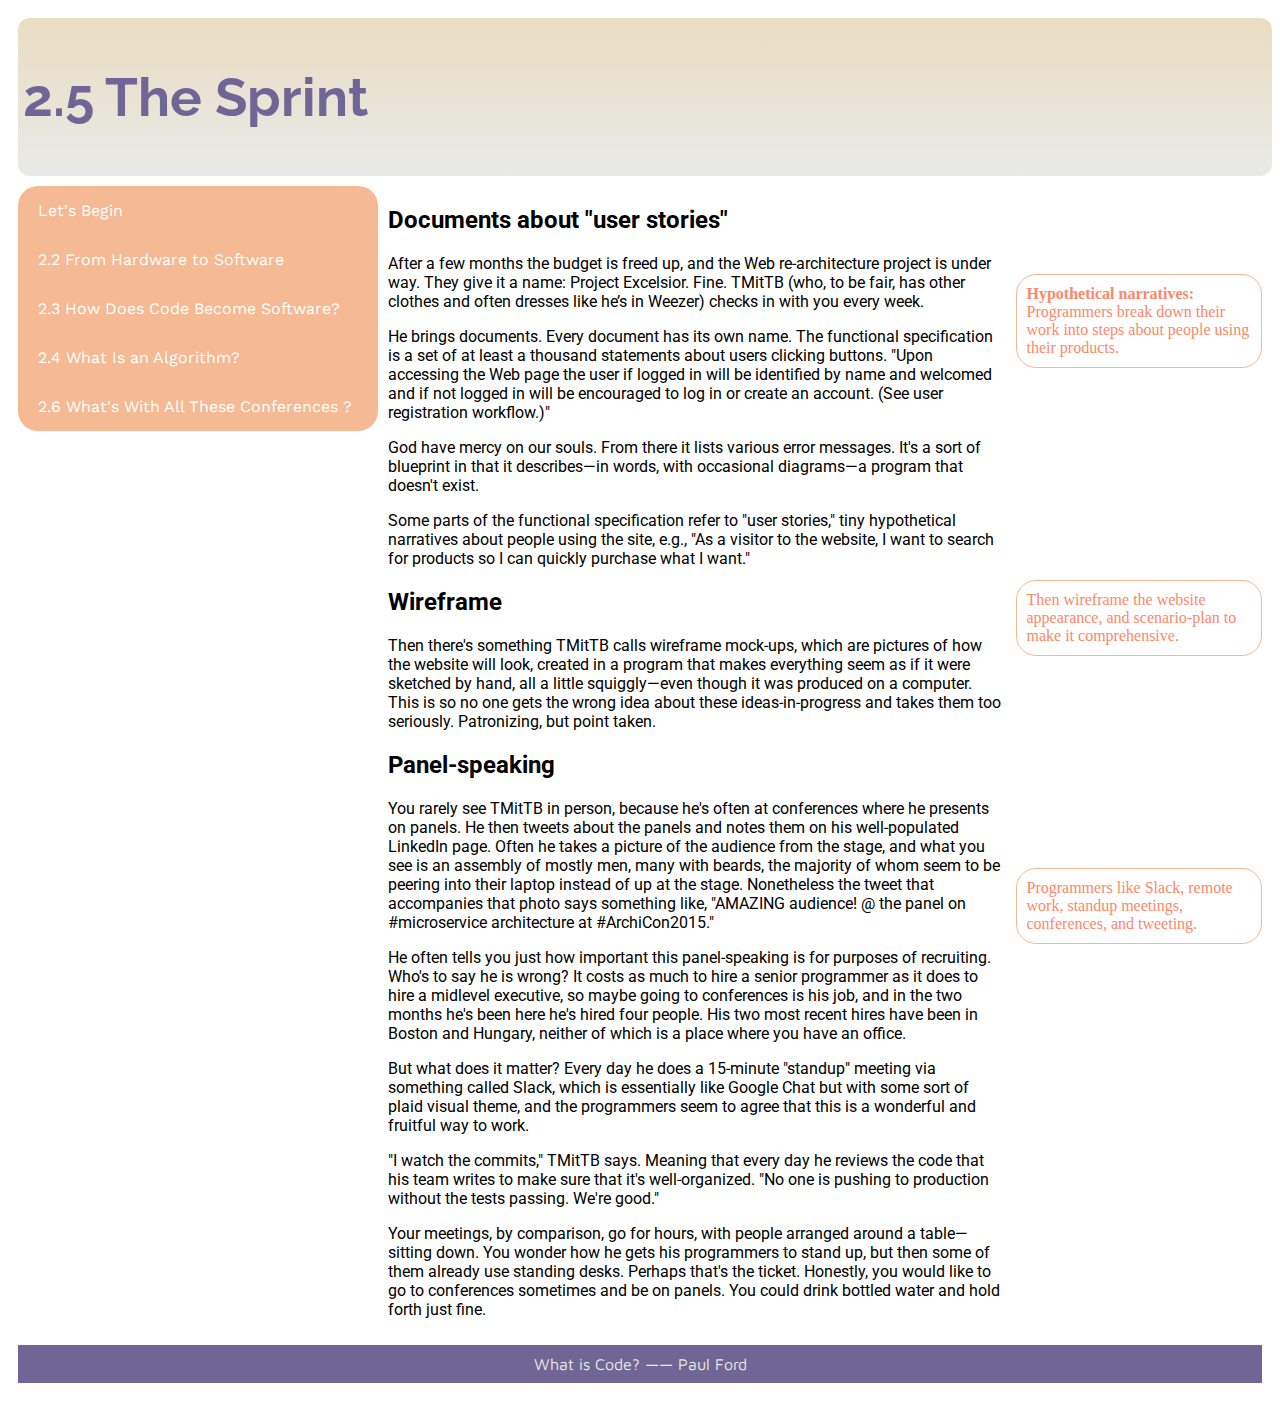
<file: chapter25.html>
<!DOCTYPE html>
<html lang="en">
<head>
    <meta charset="UTF-8">
    <meta name="viewport" content="width=device-width, initial-scale=1.0">
    <meta http-equiv="X-UA-Compatible" content="ie=edge">
    <title>2.5 The Sprint</title>
    <link href="chapter23.css" rel="stylesheet" type="text/css">
</head>
<body>
<div class="grid-container">
<div class="header">
    <header>
     <h2>2.5 The Sprint</h2>
    </header>   
</div>
    <div class="item1">
        <ul>
        <li><a href="index.html">Let's Begin</a></li>
        <li><a href="chapter22.html">2.2 From Hardware to Software</a></li>
        <li><a href="chapter23.html">2.3 How Does Code Become Software?</a></li>
        <li><a href="chapter24.html">2.4 What Is an Algorithm?</a></li>
        <li><a href="chapter26.html">2.6 What's With All These Conferences ?</a></li>
    </ul></div>
    <div class="item2">
        <h2>Documents about "user stories"</h2>
        <p>After a few months the budget is freed up, and the Web re-architecture
          project is under way. They give it a name: Project Excelsior. Fine. TMitTB
          (who, to be fair, has other clothes and often dresses like he’s in Weezer)
          checks in with you every week.</p>
        <p>He brings documents. Every document has its own name. The functional
          specification is a set of at least a thousand statements about users clicking
          buttons. "Upon accessing the Web page the user if logged in will be identified
          by name and welcomed and if not logged in will be encouraged to log in or
          create an account. (See user registration workflow.)"</p>
        <p>God have mercy on our souls. From there it lists various error messages. It's a
          sort of blueprint in that it describes—in words, with occasional diagrams—a
          program that doesn't exist.</p>
        <p>Some parts of the functional specification refer to "user stories," tiny
          hypothetical narratives about people using the site, e.g., "As a visitor to the
          website, I want to search for products so I can quickly purchase what I want."</p>
        <h2>Wireframe</h2>
        <p>Then there's something TMitTB calls wireframe mock-ups, which are
          pictures of how the website will look, created in a program that makes
          everything seem as if it were sketched by hand, all a little squiggly—even
          though it was produced on a computer. This is so no one gets the wrong idea
          about these ideas-in-progress and takes them too seriously. Patronizing, but
          point taken.</p>
        <h2>Panel-speaking</h2>
        <p>You rarely see TMitTB in person, because he's often at conferences where he
          presents on panels. He then tweets about the panels and notes them on his
          well-populated LinkedIn page. Often he takes a picture of the audience from
          the stage, and what you see is an assembly of mostly men, many with beards,
          the majority of whom seem to be peering into their laptop instead of up at
          the stage. Nonetheless the tweet that accompanies that photo says
          something like, "AMAZING audience! @ the panel on #microservice
          architecture at #ArchiCon2015."</p>
        <p>He often tells you just how important this panel-speaking is for purposes of
          recruiting. Who's to say he is wrong? It costs as much to hire a senior
          programmer as it does to hire a midlevel executive, so maybe going to
          conferences is his job, and in the two months he's been here he's hired four
          people. His two most recent hires have been in Boston and Hungary, neither
          of which is a place where you have an office.</p>
        <p>But what does it matter? Every day he does a 15-minute "standup" meeting
          via something called Slack, which is essentially like Google Chat but with
          some sort of plaid visual theme, and the programmers seem to agree that this
          is a wonderful and fruitful way to work.</p>
        <p>"I watch the commits," TMitTB says. Meaning that every day he reviews the
          code that his team writes to make sure that it's well-organized. "No one is
          pushing to production without the tests passing. We're good."</p>
        <p>Your meetings, by comparison, go for hours, with people arranged around a
          table—sitting down. You wonder how he gets his programmers to stand up,
          but then some of them already use standing desks. Perhaps that's the ticket.
          Honestly, you would like to go to conferences sometimes and be on panels.
          You could drink bottled water and hold forth just fine.</p>
    </div>
    <div class="item3">
      <br><br><br><br>
      <p class="response1"><b>Hypothetical narratives:</b><br>Programmers break down their work into steps about people 
        using their products.</p>
      <br><br><br><br><br><br><br><br><br><br>
        <p class="response1">Then wireframe the website appearance, and scenario-plan
          to make it comprehensive.</p>
      <br><br><br><br><br><br><br><br><br><br>
        <p class="response1">Programmers like Slack, remote work, standup meetings, conferences, and tweeting.</p>
    </div>
<div class="footer">
  <p1>What is Code? —— Paul Ford</p1>
</div>
</div>
</body>
</html>
</file>
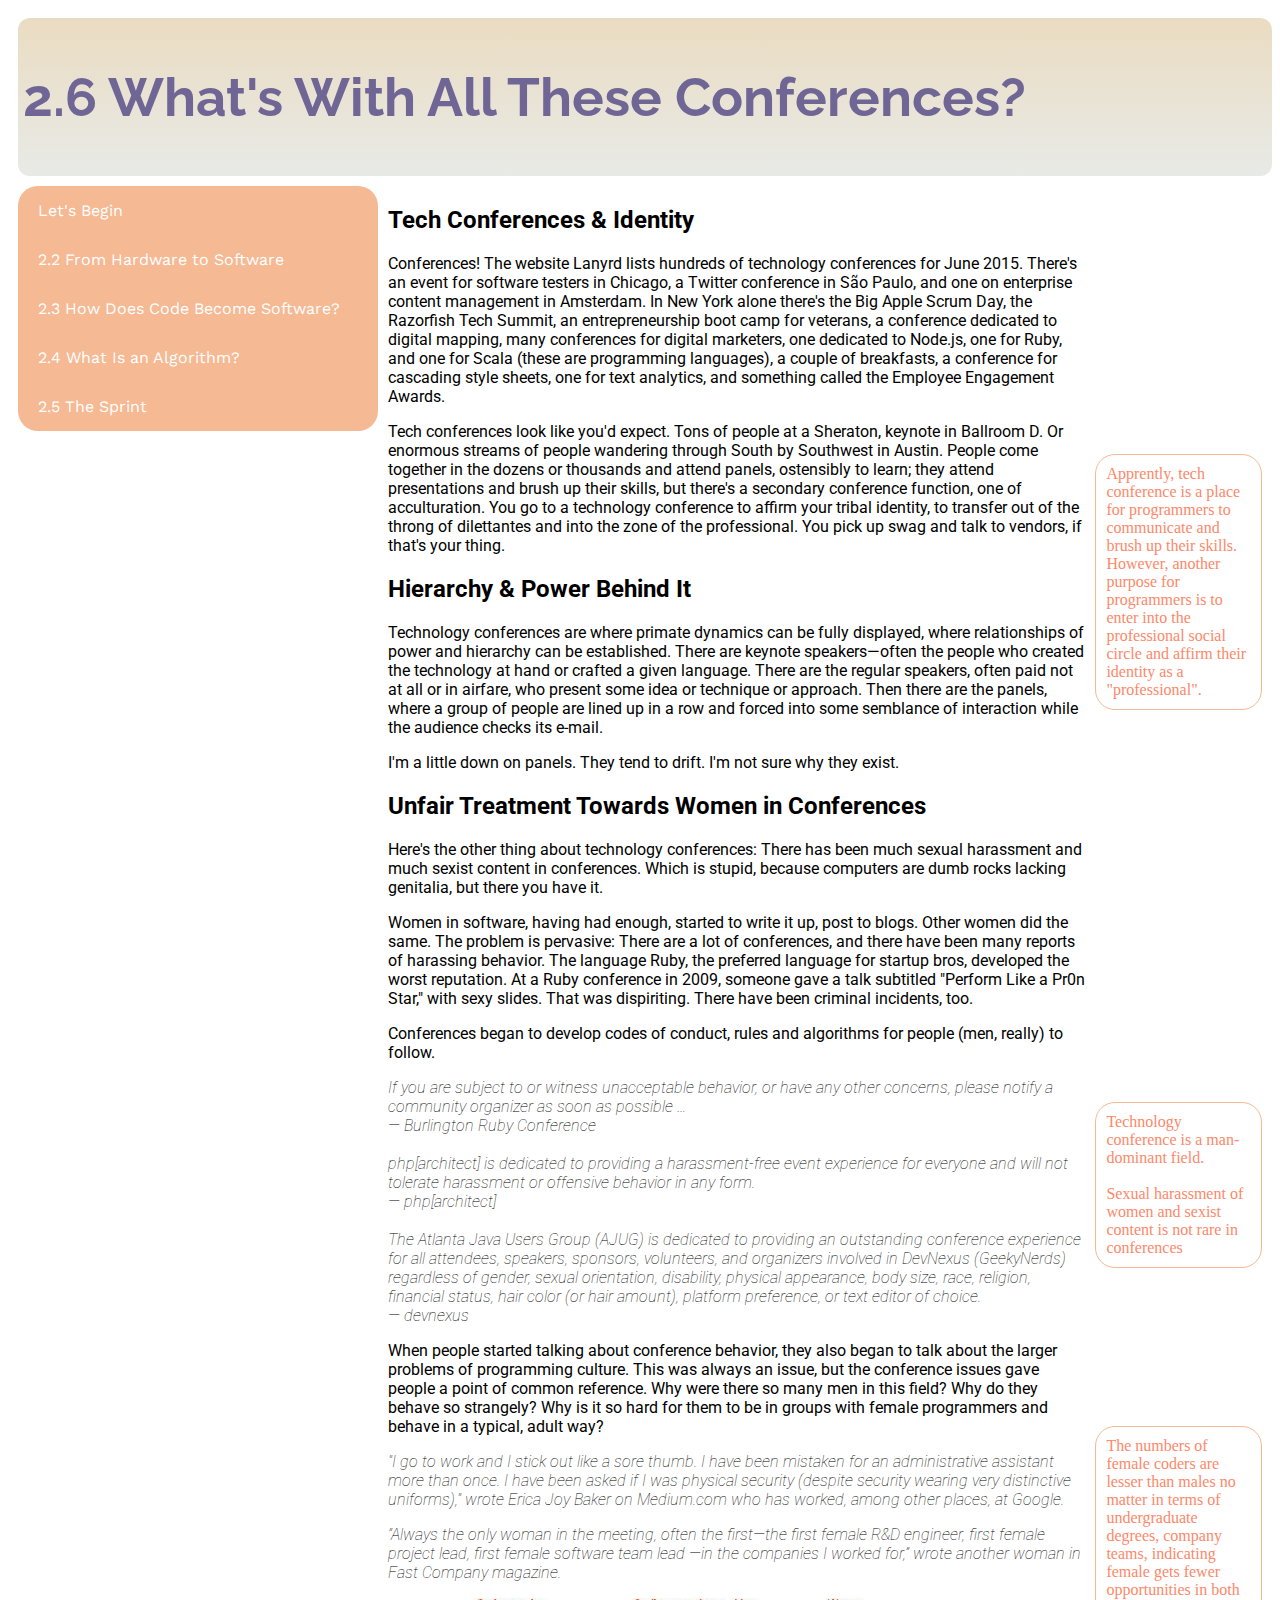
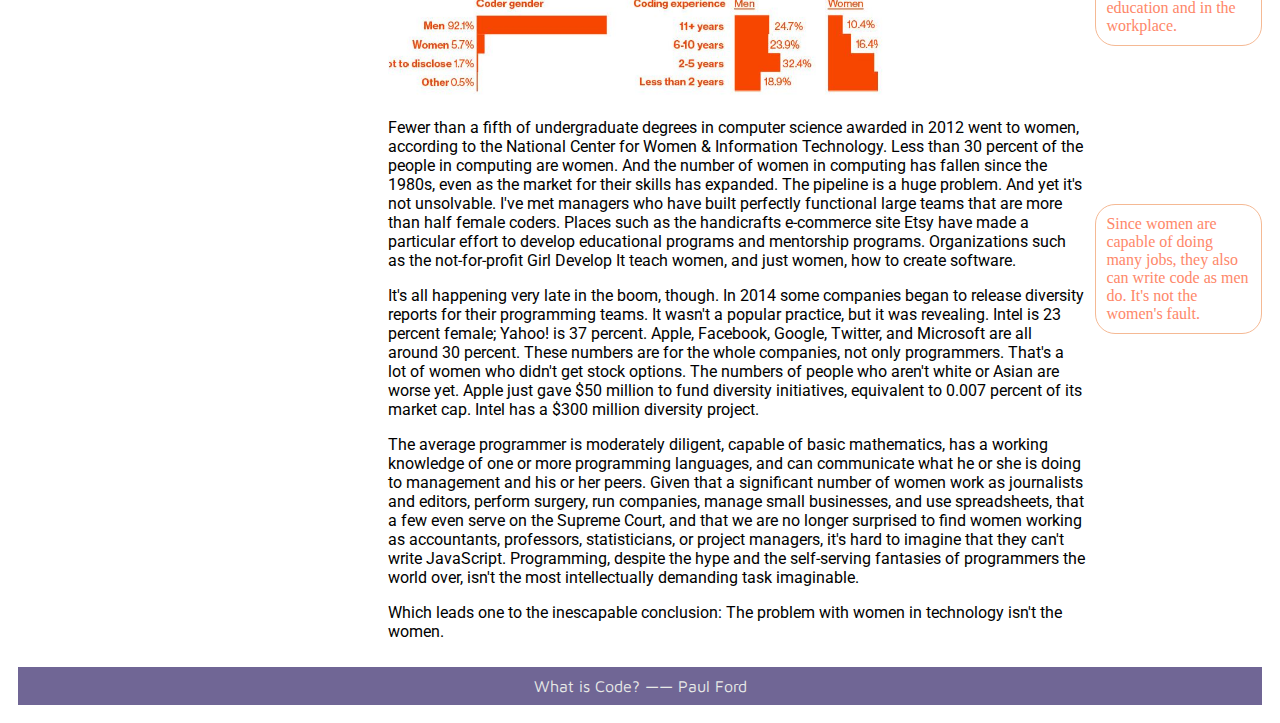
<file: chapter26.html>
<!DOCTYPE html>
<html lang="en">
<head>
    <meta charset="UTF-8">
    <meta name="viewport" content="width=device-width, initial-scale=1.0">
    <meta http-equiv="X-UA-Compatible" content="ie=edge">
    <title>2.6 What's with all these conferences?</title>
    <link href="chapter23.css" rel="stylesheet" type="text/css">
</head>
<body>
<div class="grid-container">
<div class="header">
    <header>
     <h2>2.6 What's With All These Conferences?</h2>
    </header>   
</div>
    <div class="item1">
        <ul>
        <li><a href="index.html">Let's Begin</a></li>
        <li><a href="chapter22.html">2.2 From Hardware to Software</a></li>
        <li><a href="chapter23.html">2.3 How Does Code Become Software?</a></li>
        <li><a href="chapter24.html">2.4 What Is an Algorithm?</a></li>
        <li><a href="chapter25.html">2.5 The Sprint</a></li>
    </ul></div>
    <div class="item2">
        <h2>Tech Conferences & Identity</h2>
        <p>Conferences! The website Lanyrd lists hundreds of technology conferences
          for June 2015. There's an event for software testers in Chicago, a Twitter
          conference in São Paulo, and one on enterprise content management in
          Amsterdam. In New York alone there's the Big Apple Scrum Day, the
          Razorfish Tech Summit, an entrepreneurship boot camp for veterans, a
          conference dedicated to digital mapping, many conferences for digital
          marketers, one dedicated to Node.js, one for Ruby, and one for Scala (these
          are programming languages), a couple of breakfasts, a conference for
          cascading style sheets, one for text analytics, and something called the
          Employee Engagement Awards.</p>
        <p>Tech conferences look like you'd expect. Tons of people at a Sheraton,
          keynote in Ballroom D. Or enormous streams of people wandering through
          South by Southwest in Austin. People come together in the dozens or
          thousands and attend panels, ostensibly to learn; they attend presentations
          and brush up their skills, but there's a secondary conference function, one of
          acculturation. You go to a technology conference to affirm your tribal
          identity, to transfer out of the throng of dilettantes and into the zone of the
          professional. You pick up swag and talk to vendors, if that's your thing.</p>
          <h2>Hierarchy & Power Behind It</h2>
        <p>Technology conferences are where primate dynamics can be fully displayed,
          where relationships of power and hierarchy can be established. There are
          keynote speakers—often the people who created the technology at hand or
          crafted a given language. There are the regular speakers, often paid not at all
          or in airfare, who present some idea or technique or approach. Then there
          are the panels, where a group of people are lined up in a row and forced into
          some semblance of interaction while the audience checks its e-mail.</p>
        <p>I'm a little down on panels. They tend to drift. I'm not sure why they exist.</p>
        <h2>Unfair Treatment Towards Women in Conferences</h2>
        <p>Here's the other thing about technology conferences: There has been much
          sexual harassment and much sexist content in conferences. Which is stupid,
          because computers are dumb rocks lacking genitalia, but there you have it.</p>
        <p>Women in software, having had enough, started to write it up, post to blogs.
          Other women did the same. The problem is pervasive: There are a lot of
          conferences, and there have been many reports of harassing behavior. The
          language Ruby, the preferred language for startup bros, developed the worst
          reputation. At a Ruby conference in 2009, someone gave a talk subtitled
          "Perform Like a Pr0n Star," with sexy slides. That was dispiriting. There have
          been criminal incidents, too.</p>
        <p>Conferences began to develop codes of conduct, rules and algorithms for
          people (men, really) to follow.</p>
        <p><i>If you are subject to or witness unacceptable behavior, or have any
          other concerns, please notify a community organizer as soon as
          possible …<br>
          — Burlington Ruby Conference<br></br>
          php[architect] is dedicated to providing a harassment-free event
          experience for everyone and will not tolerate harassment or
          offensive behavior in any form.<br>
          — php[architect]<br></br>
          The Atlanta Java Users Group (AJUG) is dedicated to providing an
          outstanding conference experience for all attendees, speakers,
          sponsors, volunteers, and organizers involved in DevNexus
          (GeekyNerds) regardless of gender, sexual orientation, disability,
          physical appearance, body size, race, religion, financial status, hair
          color (or hair amount), platform preference, or text editor of choice.<br>
          — devnexus</i></p>
        <p>When people started talking about conference behavior, they also began to
          talk about the larger problems of programming culture. This was always an
          issue, but the conference issues gave people a point of common reference.
          Why were there so many men in this field? Why do they behave so strangely?
          Why is it so hard for them to be in groups with female programmers and
          behave in a typical, adult way?</p>
        <p><i>"I go to work and I stick out like a sore thumb. I have been mistaken for an
          administrative assistant more than once. I have been asked if I was physical
          security (despite security wearing very distinctive uniforms)," wrote Erica
          Joy Baker on Medium.com who has worked, among other places, at Google.</i></p>
        <p><i>“Always the only woman in the meeting, often the first—the first female
          R&D engineer, first female project lead, first female software team lead
          —in the companies I worked for,” wrote another woman in Fast
          Company magazine.</i></p>
          <img src="5.JPG" alt="women statistics" style="width:500px;height:100px;">
        <p>Fewer than a fifth of undergraduate degrees in computer science
          awarded in 2012 went to women, according to the National Center for
          Women & Information Technology. Less than 30 percent of the people
          in computing are women. And the number of women in computing has
          fallen since the 1980s, even as the market for their skills has expanded.
          The pipeline is a huge problem. And yet it's not unsolvable. I've met
          managers who have built perfectly functional large teams that are more
          than half female coders. Places such as the handicrafts e-commerce site
          Etsy have made a particular effort to develop educational programs and
          mentorship programs. Organizations such as the not-for-profit Girl
          Develop It teach women, and just women, how to create software.</p>
        <p>It's all happening very late in the boom, though. In 2014 some
          companies began to release diversity reports for their programming
          teams. It wasn't a popular practice, but it was revealing. Intel is 23
          percent female; Yahoo! is 37 percent. Apple, Facebook, Google, Twitter,
          and Microsoft are all around 30 percent. These numbers are for the
          whole companies, not only programmers. That's a lot of women who didn't get stock options. 
          The numbers of people who aren't white or
          Asian are worse yet. Apple just gave $50 million to fund diversity
          initiatives, equivalent to 0.007 percent of its market cap. Intel has a
          $300 million diversity project.</p>
        <p>The average programmer is moderately diligent, capable of basic
          mathematics, has a working knowledge of one or more programming
          languages, and can communicate what he or she is doing to
          management and his or her peers. Given that a significant number of
          women work as journalists and editors, perform surgery, run companies,
          manage small businesses, and use spreadsheets, that a few even serve on the
          Supreme Court, and that we are no longer surprised to find women working
          as accountants, professors, statisticians, or project managers, it's hard to
          imagine that they can't write JavaScript. Programming, despite the hype and
          the self-serving fantasies of programmers the world over, isn't the most
          intellectually demanding task imaginable.</p>
        <p>Which leads one to the inescapable conclusion: The problem with women in
          technology isn't the women.
    </div>
    <div class="item3">
      <br></br><br></br><br></br><br></br><br></br><br></br><br></br>
      <p class="response1">Apprently, tech conference is a place for programmers to 
        communicate and brush up their skills. However, another purpose for programmers
        is to enter into the professional social circle and affirm their identity as a "professional".</p>
      </p>
      <br></br><br></br><br></br><br></br><br></br><br></br><br></br>
      <br></br><br></br><br></br>
      <p class="response1">Technology conference is a man-dominant field.<br></br>
      Sexual harassment of women and sexist content is not rare in conferences</p>
      <br></br><br></br><br></br><br>
      <p class="response1">The numbers of female coders are lesser than males no matter in
        terms of undergraduate degrees, company teams, indicating female gets fewer opportunities in both education and 
        in the workplace.</p>
      <br></br><br></br><br></br><br>
      <p class="response1">Since women are capable of doing many jobs, they also can write code as men do. It's not the women's fault.</p>
      </p>
    </div>
<div class="footer">
  <p1>What is Code? —— Paul Ford</p1>
</div>
</div>
</body>
</html>
</file>
<file: chapter2.css>
@import url('https://fonts.googleapis.com/css?family=Montserrat:900|Open+Sans:800&display=swap');
@import url('https://fonts.googleapis.com/css?family=Maven+Pro:700&display=swap');
@import url('https://fonts.googleapis.com/css?family=Maven+Pro:700|Roboto&display=swap');
@import url('https://fonts.googleapis.com/css?family=Quicksand:700|Work+Sans:500&display=swap');
.header {
    min-width: ;
    padding: 5px;
    text-align: center;
    font-size: 56px;
    color: #706695;
    background-color: #e8eae7;
    background-image: linear-gradient(#eadcc1, #e8eae7);
    font-family: 'Montserrat', sans-serif;
    font-weight: bold;
  }
  .row {
    display: -webkit-flex;
    display: flex;
  }
  .column {
    padding: 10px;
    height: 100%;
  }
  .column.side {
    -webkit-flex: 1;
    -ms-flex: 1;
    flex: 1;
 }
 html,body{ 
     height:100%; 
     margin:0; 
     padding:0;
     background-color: hsl(#e8eae7, 100%, 50%);"
}
 .column.middle {
    -webkit-flex: 2;
    -ms-flex: 2;
    flex: 2;
    line-height: 1.5;
    font-family: 'Roboto', sans-serif;
}
.footer {
    min-width: 100vmax;
    position:fixed; 
    bottom: 0;
    background-color: #706695;
    padding: 10px;
    text-align: center;
    color: #e8eae7;
    font-family: 'Maven Pro', sans-serif;
  }
ul {
    position: absolute;
    list-style-type: none;
    margin: 0;
    padding: 0;
    width: 360px;
    background-color: #f5b994;
    border-radius: 20px;
    font-family: 'Work Sans', sans-serif;
    
  }
  li a {
    display: block;
    border-radius: 12px;
    color: rgb(255, 255, 255);
    padding: 15px 20px;
    text-decoration: none;
  }
  li a:hover {
    background-color: #fe8769;
    color: white;
    font-weight: 600;
  }
#p5 {
    border-style: solid;
    border-color:#f5b994;
    border-radius: 20px;
    border-width: 1px;
    padding: 10px;
    color: #fe8769;
}
#p6 {
    border-style: solid;
    border-color:#f5b994;
    border-radius: 20px;
    border-width: 1px;
    padding: 10px;
    color: #fe8769;
}
#p7 {
    border-style: solid;
    border-color:#f5b994;
    border-radius: 20px;
    border-width: 1px;
    padding: 10px;
    color: #fe8769;
}
#p8 {
    border-style: solid;
    border-color:#f5b994;
    border-radius: 20px;
    border-width: 1px;
    padding: 10px;
    color: #fe8769;
}
#p9 {
    border-style: solid;
    border-color:#f5b994;
    border-radius: 20px;
    border-width: 1px;
    padding: 10px;
    color: #fe8769;
}
</file>
<file: chapter22.css>
@import url('https://fonts.googleapis.com/css?family=Assistant:800|Maven+Pro:700|Raleway:800|Roboto&display=swap');
@import url('https://fonts.googleapis.com/css?family=Maven+Pro:700&display=swap');
@import url('https://fonts.googleapis.com/css?family=Maven+Pro:700|Roboto&display=swap');
@import url('https://fonts.googleapis.com/css?family=Quicksand:700|Work+Sans:500&display=swap');
.header {
    grid-area: header;
    min-width: 100%;
    background-color: #e8eae7;
    background-image: linear-gradient(#eadcc1, #e8eae7);
    padding: 5px;
    border-radius: 12px;
    text-align: left;
    font-size: 35px;
    color: #706695;
    font-family: 'Raleway', sans-serif;
  }
  .footer {
    background-color: #706695;
    padding: 10px;
    text-align: center;
    color: #e8eae7;
    grid-area: footer; 
    font-family: 'Maven Pro', sans-serif;
  }

.item1 { 
  grid-area: menu; 
  width: 75%;
}
.item2 {
  display:grid;
  grid-area: main;
  line-height: 1.5;
  font-family: 'Roboto', sans-serif;
}
.response1 {
  color: #fe8769;
  border-style: solid;
  border-color:#f5b994;
  border-radius: 20px;
  border-width: 1px;
  padding: 10px;
}

.gridcontainer {
  display: grid;
  grid-template-areas:
    'header header header header header header'
    'menu menu menu menu main main'
    'footer footer footer footer footer footer';
  grid-gap: 10px;
  padding: 10px;
  background-color: hsl(#e8eae7, 100%, 50%);"
}
  ul {
    list-style-type: none;
    margin: 0;
    padding: 0;
    width: 360px;
    background-color: #f5b994;
    border-radius: 20px;
    font-family: 'Work Sans', sans-serif;
  }
  li a {
    display: block;
    border-radius: 12px;
    color: rgb(255, 255, 255);
    padding: 15px 20px;
    text-decoration: none;
  }
  li a:hover {
    background-color: #fe8769;
    color: white;
    font-weight: 800;
  }
</file>
<file: chapter23.css>
@import url('https://fonts.googleapis.com/css?family=Assistant:800|Maven+Pro:700|Raleway:800|Roboto&display=swap');
@import url('https://fonts.googleapis.com/css?family=Maven+Pro:700&display=swap');
@import url('https://fonts.googleapis.com/css?family=Maven+Pro:700|Roboto&display=swap');
@import url('https://fonts.googleapis.com/css?family=Quicksand:700|Work+Sans:500&display=swap');
.header {
  min-width: 100%;
  background-color: #e8eae7;
  background-image: linear-gradient(#eadcc1, #e8eae7);
  padding: 5px;
  border-radius: 12px;
  text-align: left;
  font-size: 35px;
  color: #706695;
  font-family: 'Raleway', sans-serif;
}
.footer {
  background-color: #706695;
  padding: 10px;
  text-align: center;
  color: #e8eae7;
  font-family: 'Maven Pro', sans-serif;
}
.header { grid-area: header; }
.item1 { grid-area: menu; }
.item2 { grid-area: main; font-family: 'Roboto', sans-serif;}
.item3 { grid-area: right; }
.footer { grid-area: footer; }

.grid-container {
  display: grid;
  grid-template-areas:
  'header header header header header header'
  'menu main main main main right'
  'footer footer footer footer footer footer';
  grid-gap: 10px;
  padding: 10px;
}
ul {
  list-style-type: none;
  margin: 0;
  padding: 0;
  width: 360px;
  background-color: #f5b994;
  border-radius: 20px;
  font-family: 'Work Sans', sans-serif;
}
li a {
  display: block;
  border-radius: 12px;
  color: rgb(255, 255, 255);
  padding: 15px 20px;
  text-decoration: none;
}
li a:hover {
  background-color: #fe8769;
  color: white;
  font-weight: bold;
}
i {
  font-weight: lighter;
}
.response1 {
  color: #fe8769;
  border-style: solid;
  border-color:#f5b994;
  border-radius: 20px;
  border-width: 1px;
  padding: 10px;
}
#print {
  color:rgb(196, 196, 160);
}
.text2 {
  color:rgb(190, 190, 190);
}
table {
  border: 1px solid black;
}
</file>
<file: chapter24.css>
@import url('https://fonts.googleapis.com/css?family=Assistant:800|Maven+Pro:700|Raleway:800|Roboto&display=swap');
@import url('https://fonts.googleapis.com/css?family=Maven+Pro:700&display=swap');
@import url('https://fonts.googleapis.com/css?family=Maven+Pro:700|Roboto&display=swap');
@import url('https://fonts.googleapis.com/css?family=Quicksand:700|Work+Sans:500&display=swap');
.header {
    grid-area: header;
    min-width: 100%;
    background-color: #e8eae7;
    background-image: linear-gradient(#eadcc1, #e8eae7);
    padding: 5px;
    border-radius: 12px;
    text-align: left;
    font-size: 35px;
    color: #706695;
    font-family: 'Raleway', sans-serif;
  }
  .footer {
    grid-area: footer; 
    background-color: #706695;
    padding: 10px;
    text-align: center;
    color: #e8eae7;
    font-family: 'Maven Pro', sans-serif;
  }

.item1 { 
  grid-area: menu; 
  width: 75%;
}
.item2 {
  display:grid;
  grid-area: main;
  line-height: 1.5;
  font-family: 'Roboto', sans-serif;
}
.response1 {
  color: #fe8769;
  border-style: solid;
  border-color:#f5b994;
  border-radius: 20px;
  border-width: 1px;
  padding: 10px;
} 

.gridcontainer {
  display: grid;
  grid-template-areas:
    'header header header header header header'
    'menu menu menu menu main main'
    'footer footer footer footer footer footer';
  grid-gap: 10px;
  padding: 10px;
  background-color: hsl(#e8eae7, 100%, 50%);"
}
  ul {
    list-style-type: none;
    margin: 0;
    padding: 0;
    width: 360px;
    background-color: #f5b994;
    border-radius: 20px;
    font-family: 'Work Sans', sans-serif;

  }
  li a {
    display: block;
    border-radius: 12px;
    color: rgb(255, 255, 255);
    padding: 15px 20px;
    text-decoration: none;
  }
  li a:hover {
    background-color: #fe8769;
    color: white;
    font-weight: bold;
  }
  #gcd {
  color: rgb(182, 182, 182);
  }
</file>
